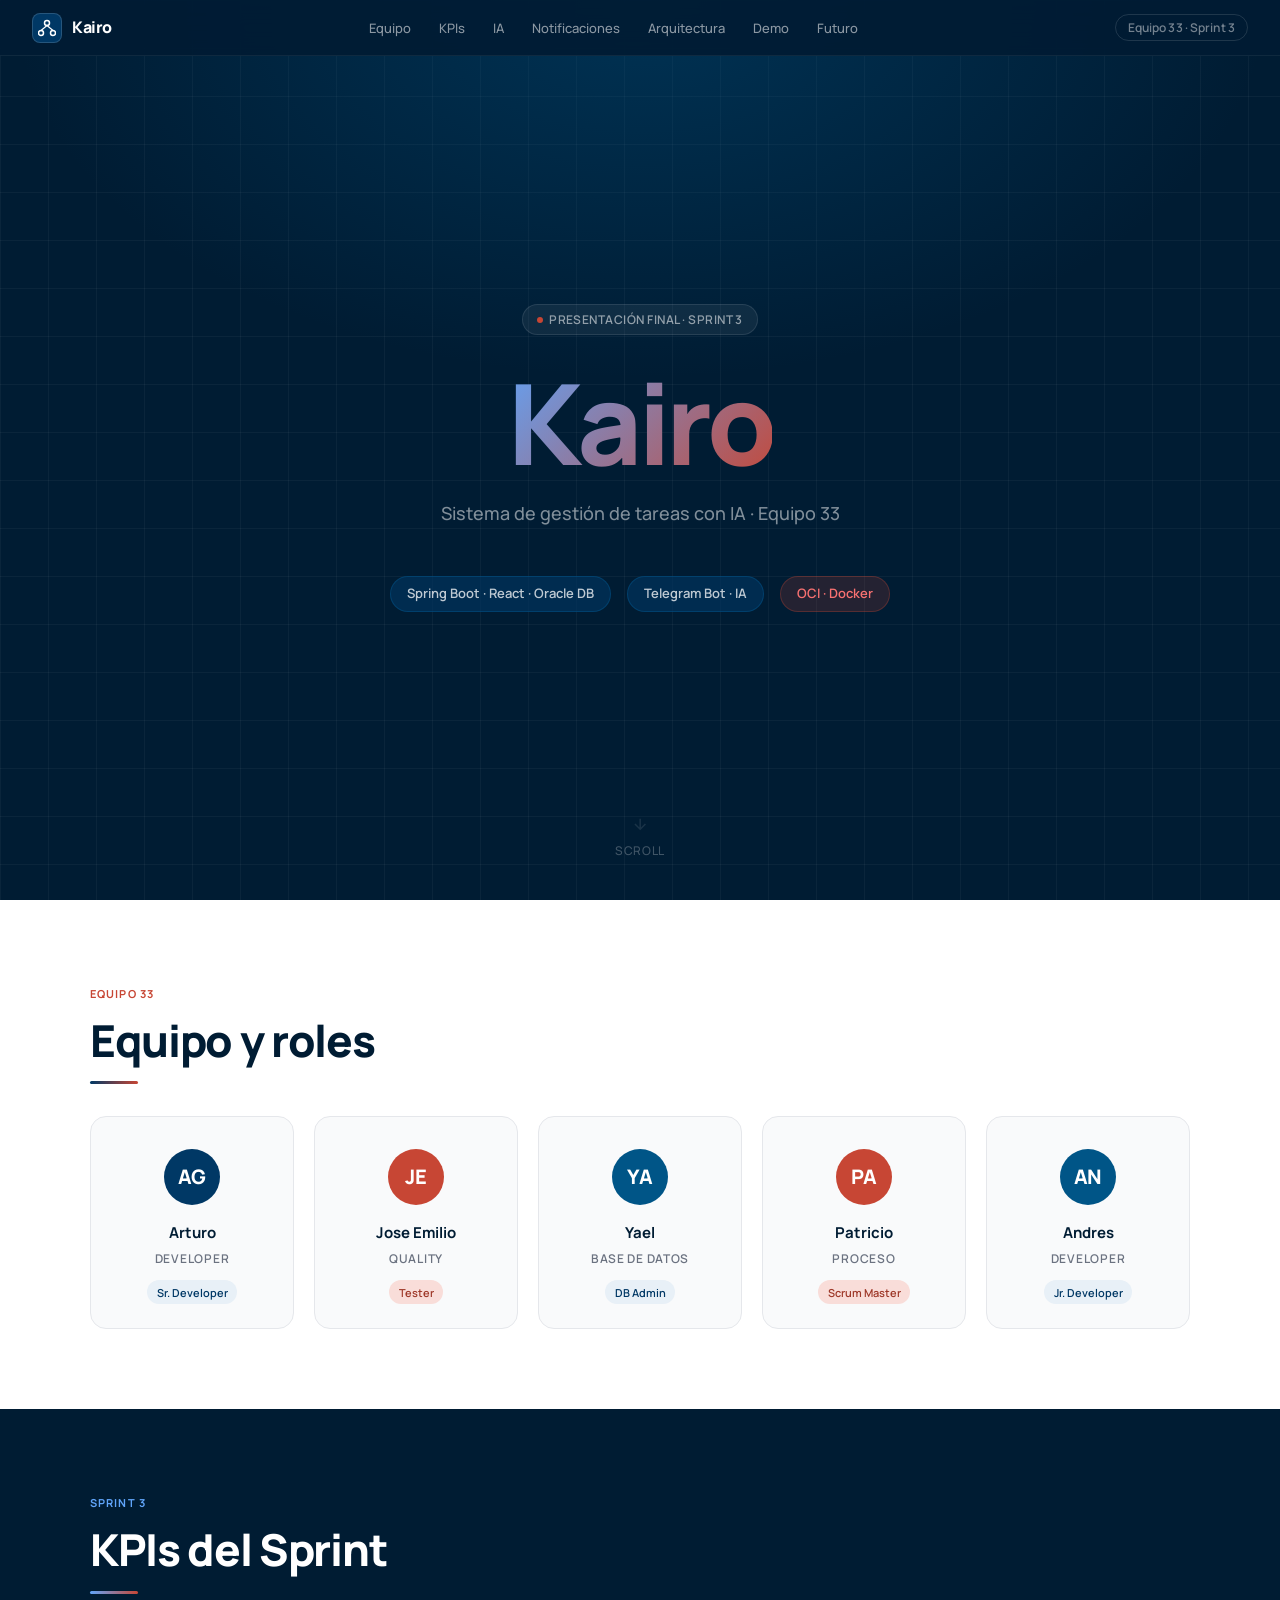
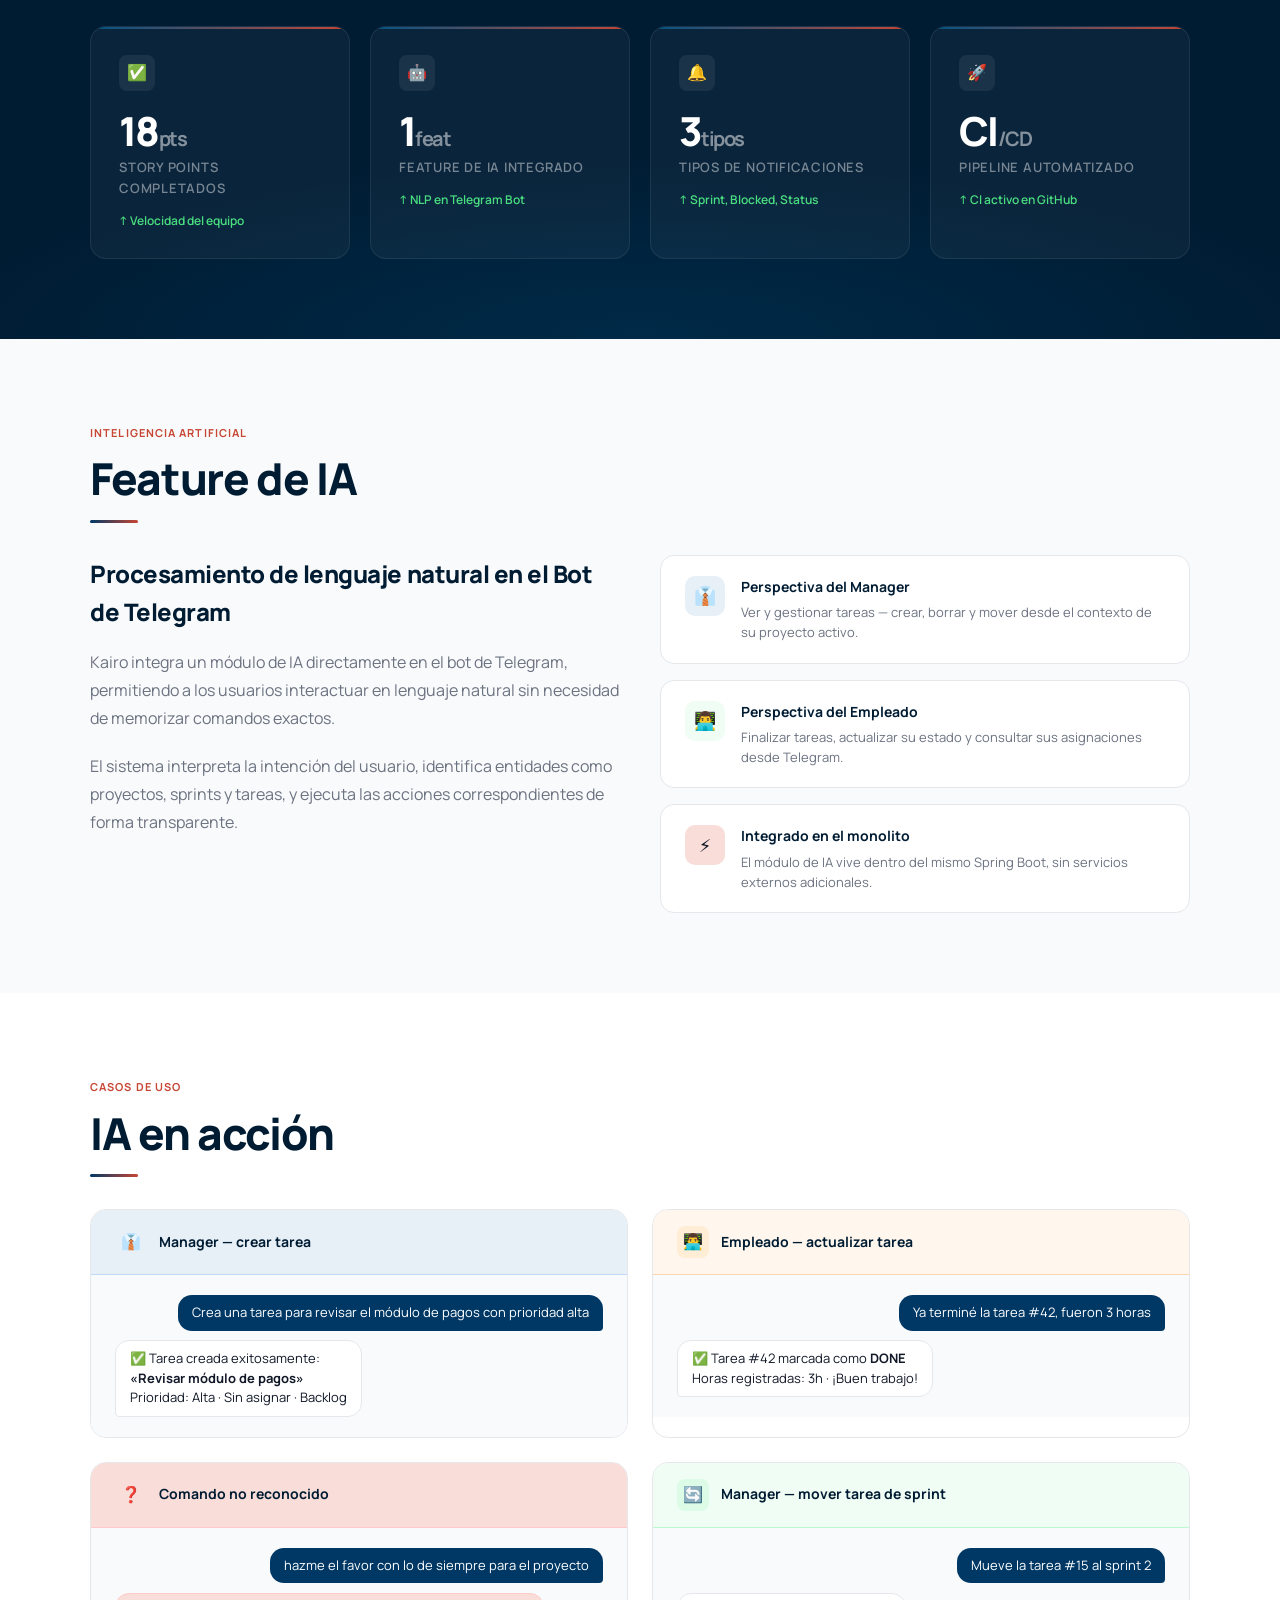
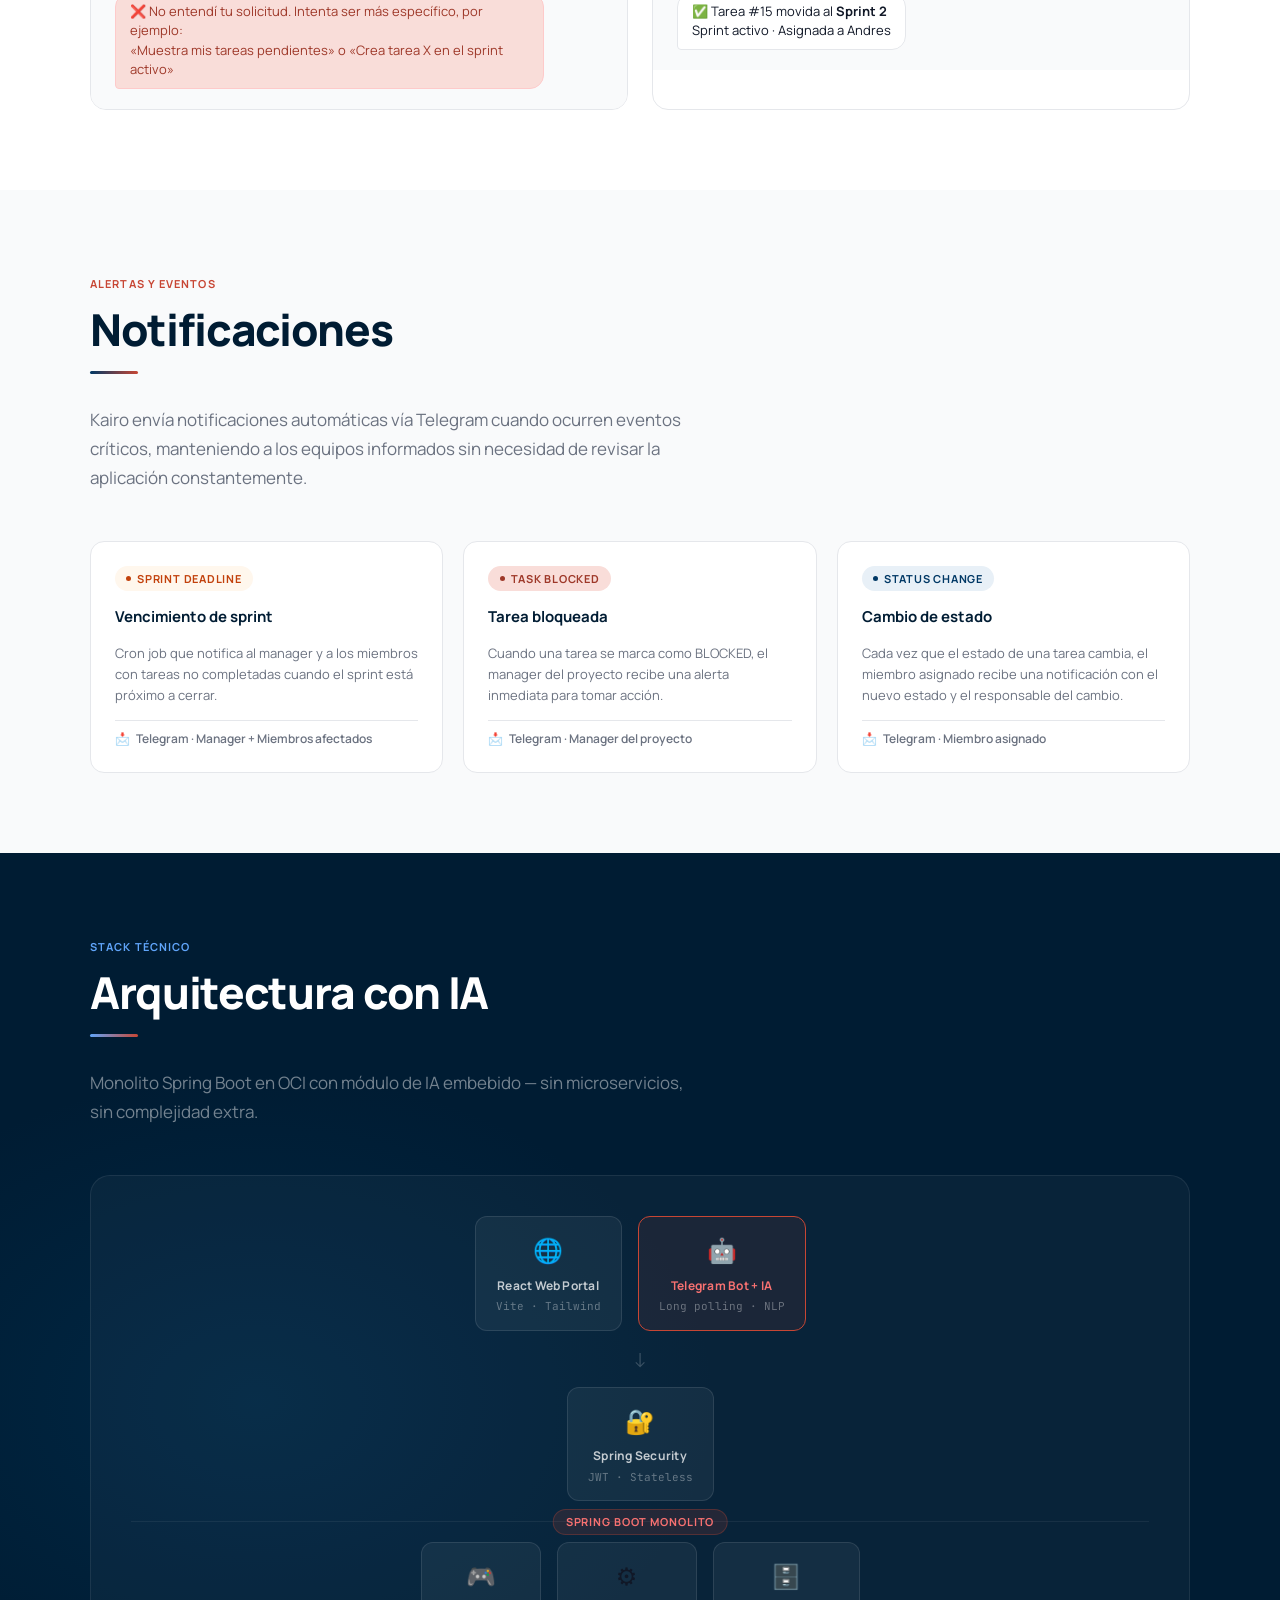
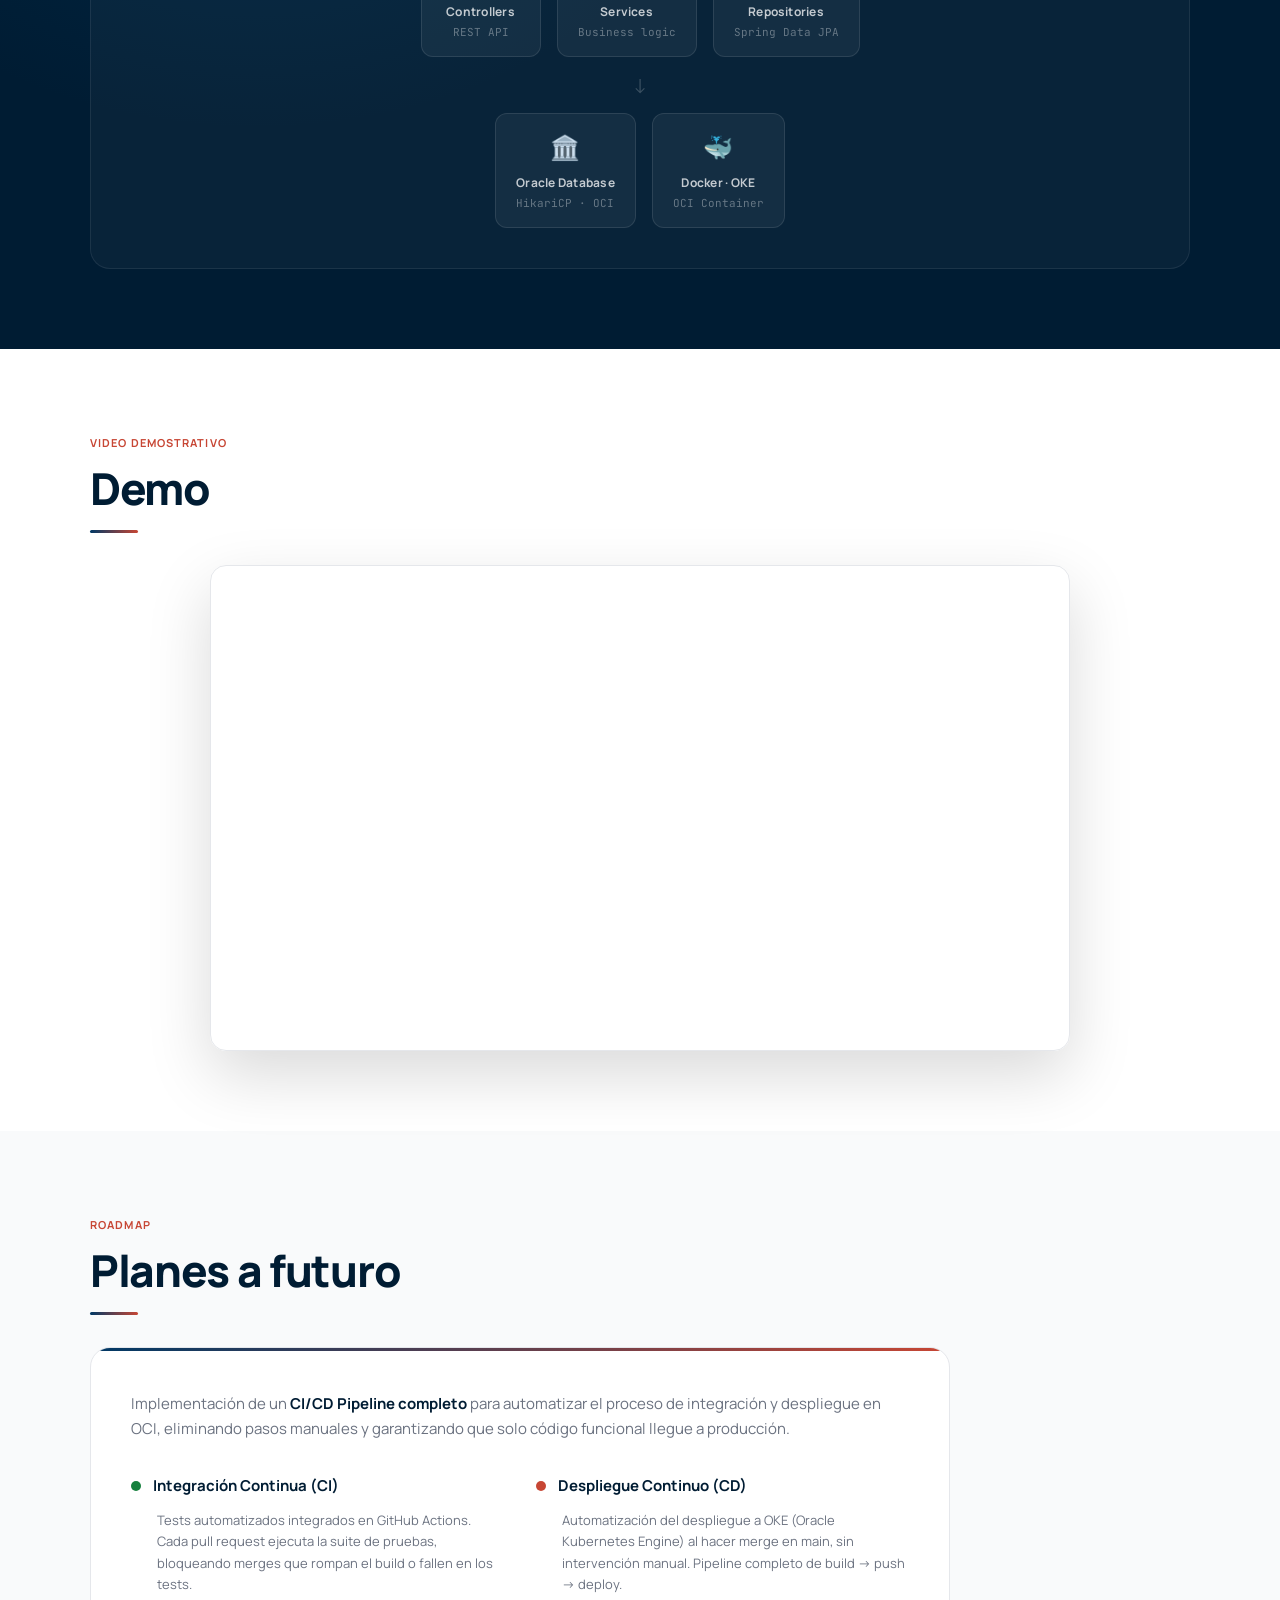
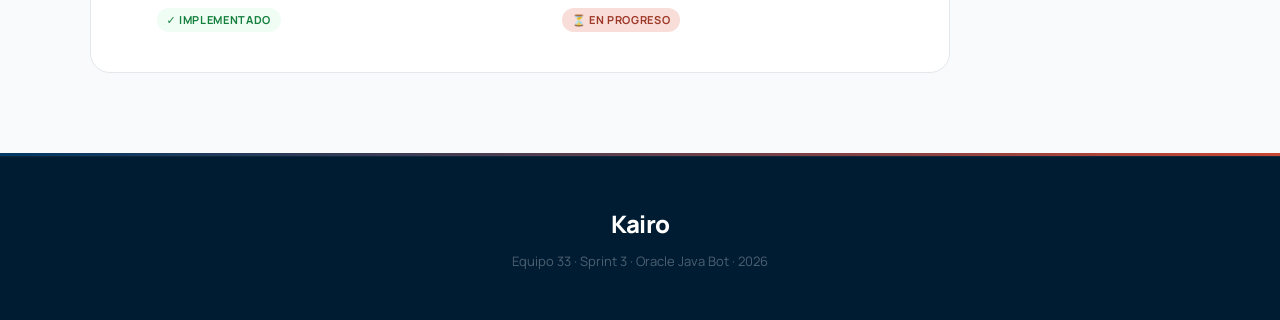
<file: presentation.html>
<!DOCTYPE html>
<html lang="es">
<head>
  <meta charset="UTF-8" />
  <meta name="viewport" content="width=device-width, initial-scale=1.0" />
  <title>Kairo — Equipo 33 · Sprint 3</title>
  <link rel="preconnect" href="https://fonts.googleapis.com" />
  <link rel="preconnect" href="https://fonts.gstatic.com" crossorigin />
  <link href="https://fonts.googleapis.com/css2?family=Manrope:wght@400;500;600;700;800;900&family=JetBrains+Mono:wght@400;500&display=swap" rel="stylesheet" />
  <style>
    *, *::before, *::after { box-sizing: border-box; margin: 0; padding: 0; }

    :root {
      --navy:        #003865;
      --navy-mid:    #005587;
      --navy-light:  #E8F0F7;
      --navy-deep:   #001C33;
      --oracle:      #C74634;
      --oracle-dark: #9E3829;
      --oracle-light:#F9DDD9;
      --text-primary:#111827;
      --text-secondary:#6B7280;
      --border:      #E5E7EB;
      --bg-page:     #F9FAFB;
      --bg-card:     #FFFFFF;
    }

    html { scroll-behavior: smooth; }

    body {
      font-family: 'Manrope', system-ui, sans-serif;
      color: var(--text-primary);
      background: var(--bg-page);
      line-height: 1.6;
    }

    /* ── NAV ─────────────────────────────────────────────────────────── */
    nav {
      position: fixed;
      top: 0; left: 0; right: 0;
      z-index: 100;
      background: rgba(0, 28, 51, 0.92);
      backdrop-filter: blur(12px);
      -webkit-backdrop-filter: blur(12px);
      border-bottom: 1px solid rgba(255,255,255,0.06);
      display: flex;
      align-items: center;
      justify-content: space-between;
      padding: 0 2rem;
      height: 56px;
    }

    .nav-logo {
      display: flex;
      align-items: center;
      gap: 10px;
      text-decoration: none;
    }

    .nav-mark {
      width: 30px; height: 30px;
      background: var(--navy);
      border: 1.5px solid rgba(255,255,255,0.15);
      border-radius: 8px;
      display: flex; align-items: center; justify-content: center;
    }

    .nav-mark svg { width: 18px; height: 18px; }

    .nav-wordmark {
      font-size: 1rem;
      font-weight: 800;
      color: #fff;
      letter-spacing: -0.03em;
    }

    .nav-links {
      display: flex;
      gap: 0.25rem;
      list-style: none;
    }

    .nav-links a {
      color: rgba(255,255,255,0.55);
      text-decoration: none;
      font-size: 0.8125rem;
      font-weight: 500;
      padding: 0.35rem 0.75rem;
      border-radius: 6px;
      transition: color 0.15s, background 0.15s;
    }

    .nav-links a:hover {
      color: #fff;
      background: rgba(255,255,255,0.07);
    }

    .nav-badge {
      font-size: 0.75rem;
      font-weight: 600;
      color: rgba(255,255,255,0.45);
      border: 1px solid rgba(255,255,255,0.12);
      border-radius: 20px;
      padding: 0.2rem 0.75rem;
      letter-spacing: 0.01em;
    }

    /* ── ACCENT BAR ──────────────────────────────────────────────────── */
    .accent-bar {
      height: 3px;
      background: linear-gradient(90deg, var(--navy) 0%, var(--oracle) 100%);
    }

    /* ── HERO ────────────────────────────────────────────────────────── */
    #hero {
      min-height: 100vh;
      background: var(--navy-deep);
      background-image:
        radial-gradient(ellipse 70% 60% at 50% 0%, rgba(0,85,135,0.4) 0%, transparent 70%),
        linear-gradient(rgba(255,255,255,0.04) 1px, transparent 1px),
        linear-gradient(90deg, rgba(255,255,255,0.04) 1px, transparent 1px);
      background-size: 100% 100%, 48px 48px, 48px 48px;
      display: flex;
      flex-direction: column;
      align-items: center;
      justify-content: center;
      text-align: center;
      padding: 5rem 2rem 4rem;
      position: relative;
      overflow: hidden;
    }

    .hero-chip {
      display: inline-flex;
      align-items: center;
      gap: 6px;
      font-size: 0.75rem;
      font-weight: 600;
      color: rgba(255,255,255,0.55);
      background: rgba(255,255,255,0.06);
      border: 1px solid rgba(255,255,255,0.1);
      border-radius: 20px;
      padding: 0.3rem 0.9rem;
      margin-bottom: 2rem;
      letter-spacing: 0.04em;
      text-transform: uppercase;
    }

    .hero-chip span {
      width: 6px; height: 6px;
      background: var(--oracle);
      border-radius: 50%;
    }

    .hero-title {
      font-size: clamp(3.5rem, 9vw, 7rem);
      font-weight: 900;
      color: #fff;
      letter-spacing: -0.04em;
      line-height: 1;
      margin-bottom: 1.25rem;
    }

    .hero-title em {
      font-style: normal;
      background: linear-gradient(135deg, #60A5FA 0%, var(--oracle) 100%);
      -webkit-background-clip: text;
      -webkit-text-fill-color: transparent;
      background-clip: text;
    }

    .hero-sub {
      font-size: 1.125rem;
      color: rgba(255,255,255,0.5);
      font-weight: 500;
      margin-bottom: 3rem;
    }

    .hero-meta {
      display: flex;
      gap: 1rem;
      align-items: center;
      justify-content: center;
      flex-wrap: wrap;
    }

    .hero-pill {
      font-size: 0.8125rem;
      font-weight: 600;
      padding: 0.4rem 1rem;
      border-radius: 20px;
    }

    .hero-pill.navy {
      background: rgba(0,56,101,0.6);
      color: rgba(255,255,255,0.75);
      border: 1px solid rgba(0,85,135,0.5);
    }

    .hero-pill.oracle {
      background: rgba(199,70,52,0.18);
      color: #F87171;
      border: 1px solid rgba(199,70,52,0.3);
    }

    .hero-scroll {
      position: absolute;
      bottom: 2.5rem;
      left: 50%;
      transform: translateX(-50%);
      display: flex;
      flex-direction: column;
      align-items: center;
      gap: 0.5rem;
      color: rgba(255,255,255,0.25);
      font-size: 0.75rem;
      font-weight: 500;
      letter-spacing: 0.05em;
      text-transform: uppercase;
      animation: bounce 2s ease-in-out infinite;
    }

    .hero-scroll svg { width: 18px; height: 18px; opacity: 0.4; }

    @keyframes bounce {
      0%, 100% { transform: translateX(-50%) translateY(0); }
      50% { transform: translateX(-50%) translateY(6px); }
    }

    /* ── SECTION BASE ────────────────────────────────────────────────── */
    section {
      padding: 5rem 2rem;
    }

    .section-inner {
      max-width: 1100px;
      margin: 0 auto;
    }

    .section-label {
      display: inline-block;
      font-size: 0.6875rem;
      font-weight: 700;
      letter-spacing: 0.1em;
      text-transform: uppercase;
      color: var(--oracle);
      margin-bottom: 0.75rem;
    }

    .section-title {
      font-size: clamp(1.75rem, 4vw, 2.75rem);
      font-weight: 800;
      letter-spacing: -0.03em;
      line-height: 1.15;
      color: var(--navy-deep);
      margin-bottom: 1rem;
    }

    .section-desc {
      font-size: 1.0625rem;
      color: var(--text-secondary);
      max-width: 600px;
      margin-bottom: 3rem;
      line-height: 1.7;
    }

    /* ── TEAM ────────────────────────────────────────────────────────── */
    #equipo { background: var(--bg-card); }

    .team-grid {
      display: grid;
      grid-template-columns: repeat(auto-fit, minmax(180px, 1fr));
      gap: 1.25rem;
    }

    .team-card {
      background: var(--bg-page);
      border: 1px solid var(--border);
      border-radius: 16px;
      padding: 2rem 1.25rem 1.5rem;
      display: flex;
      flex-direction: column;
      align-items: center;
      text-align: center;
      transition: box-shadow 0.2s, transform 0.2s;
    }

    .team-card:hover {
      box-shadow: 0 8px 24px rgba(0,0,0,0.08);
      transform: translateY(-3px);
    }

    .team-avatar {
      width: 56px; height: 56px;
      border-radius: 50%;
      background: var(--navy);
      display: flex; align-items: center; justify-content: center;
      font-size: 1.25rem;
      font-weight: 800;
      color: #fff;
      margin-bottom: 1rem;
      letter-spacing: -0.02em;
    }

    .team-avatar.oracle { background: var(--oracle); }
    .team-avatar.mid    { background: var(--navy-mid); }

    .team-name {
      font-size: 0.9375rem;
      font-weight: 700;
      color: var(--navy-deep);
      margin-bottom: 0.25rem;
    }

    .team-role {
      font-size: 0.75rem;
      font-weight: 600;
      color: var(--text-secondary);
      text-transform: uppercase;
      letter-spacing: 0.06em;
    }

    .team-role-badge {
      margin-top: 0.75rem;
      display: inline-block;
      font-size: 0.6875rem;
      font-weight: 600;
      padding: 0.2rem 0.6rem;
      border-radius: 20px;
      background: var(--navy-light);
      color: var(--navy);
    }

    .team-role-badge.sm { background: var(--oracle-light); color: var(--oracle-dark); }

    /* ── KPIs ────────────────────────────────────────────────────────── */
    #kpis {
      background: var(--navy-deep);
      background-image: radial-gradient(ellipse 80% 50% at 50% 100%, rgba(0,85,135,0.25) 0%, transparent 70%);
    }

    #kpis .section-title { color: #fff; }
    #kpis .section-label { color: #60A5FA; }
    #kpis .section-desc { color: rgba(255,255,255,0.45); }

    .kpi-grid {
      display: grid;
      grid-template-columns: repeat(auto-fit, minmax(220px, 1fr));
      gap: 1.25rem;
    }

    .kpi-card {
      background: rgba(255,255,255,0.04);
      border: 1px solid rgba(255,255,255,0.08);
      border-radius: 16px;
      padding: 1.75rem;
      position: relative;
      overflow: hidden;
      transition: background 0.2s, border-color 0.2s;
    }

    .kpi-card:hover {
      background: rgba(255,255,255,0.07);
      border-color: rgba(255,255,255,0.14);
    }

    .kpi-card::before {
      content: '';
      position: absolute;
      top: 0; left: 0; right: 0;
      height: 2px;
      background: linear-gradient(90deg, var(--navy-mid), var(--oracle));
    }

    .kpi-icon {
      width: 36px; height: 36px;
      border-radius: 8px;
      background: rgba(255,255,255,0.07);
      display: flex; align-items: center; justify-content: center;
      margin-bottom: 1.25rem;
      font-size: 1rem;
    }

    .kpi-value {
      font-size: 2.5rem;
      font-weight: 900;
      color: #fff;
      letter-spacing: -0.04em;
      line-height: 1;
      margin-bottom: 0.4rem;
    }

    .kpi-value span {
      font-size: 1.25rem;
      font-weight: 700;
      color: rgba(255,255,255,0.5);
    }

    .kpi-label {
      font-size: 0.8125rem;
      font-weight: 600;
      color: rgba(255,255,255,0.45);
      text-transform: uppercase;
      letter-spacing: 0.06em;
    }

    .kpi-delta {
      margin-top: 0.75rem;
      font-size: 0.75rem;
      font-weight: 600;
      color: #4ADE80;
      display: flex; align-items: center; gap: 4px;
    }

    /* ── AI FEATURE ──────────────────────────────────────────────────── */
    #ai-feature { background: var(--bg-page); }

    .ai-grid {
      display: grid;
      grid-template-columns: 1fr 1fr;
      gap: 2.5rem;
      align-items: start;
    }

    @media (max-width: 760px) {
      .ai-grid { grid-template-columns: 1fr; }
    }

    .ai-text h3 {
      font-size: 1.5rem;
      font-weight: 800;
      color: var(--navy-deep);
      letter-spacing: -0.02em;
      margin-bottom: 1rem;
    }

    .ai-text p {
      color: var(--text-secondary);
      line-height: 1.75;
      margin-bottom: 1.25rem;
    }

    .ai-cards {
      display: flex;
      flex-direction: column;
      gap: 1rem;
    }

    .ai-card {
      background: var(--bg-card);
      border: 1px solid var(--border);
      border-radius: 14px;
      padding: 1.25rem 1.5rem;
      display: flex;
      align-items: flex-start;
      gap: 1rem;
      transition: box-shadow 0.2s;
    }

    .ai-card:hover { box-shadow: 0 4px 16px rgba(0,0,0,0.06); }

    .ai-card-icon {
      width: 40px; height: 40px; flex-shrink: 0;
      border-radius: 10px;
      display: flex; align-items: center; justify-content: center;
      font-size: 1.125rem;
    }

    .ai-card-icon.navy { background: var(--navy-light); }
    .ai-card-icon.oracle { background: var(--oracle-light); }
    .ai-card-icon.green { background: #F0FDF4; }

    .ai-card-body h4 {
      font-size: 0.875rem;
      font-weight: 700;
      color: var(--navy-deep);
      margin-bottom: 0.25rem;
    }

    .ai-card-body p {
      font-size: 0.8125rem;
      color: var(--text-secondary);
      line-height: 1.55;
    }

    /* ── USE CASES ───────────────────────────────────────────────────── */
    #casos { background: var(--bg-card); }

    .use-case-grid {
      display: grid;
      grid-template-columns: 1fr 1fr;
      gap: 1.5rem;
    }

    @media (max-width: 760px) {
      .use-case-grid { grid-template-columns: 1fr; }
    }

    .use-case-card {
      border-radius: 16px;
      overflow: hidden;
      border: 1px solid var(--border);
    }

    .uc-header {
      padding: 1rem 1.5rem;
      display: flex;
      align-items: center;
      gap: 0.75rem;
    }

    .uc-header.success { background: #F0FDF4; border-bottom: 1px solid #BBF7D0; }
    .uc-header.error   { background: var(--oracle-light); border-bottom: 1px solid #FECACA; }
    .uc-header.manager { background: var(--navy-light); border-bottom: 1px solid #BFDBFE; }
    .uc-header.employee{ background: #FFF7ED; border-bottom: 1px solid #FED7AA; }

    .uc-icon {
      width: 32px; height: 32px;
      border-radius: 8px;
      display: flex; align-items: center; justify-content: center;
      font-size: 1rem;
    }

    .uc-icon.success { background: #DCFCE7; }
    .uc-icon.error   { background: var(--oracle-light); }
    .uc-icon.manager { background: var(--navy-light); }
    .uc-icon.employee{ background: #FFEDD5; }

    .uc-title {
      font-size: 0.875rem;
      font-weight: 700;
      color: var(--navy-deep);
    }

    .uc-body {
      padding: 1.25rem 1.5rem;
      background: var(--bg-page);
    }

    .chat-bubble {
      display: flex;
      flex-direction: column;
      gap: 0.6rem;
    }

    .bubble {
      display: inline-block;
      padding: 0.5rem 0.875rem;
      border-radius: 14px;
      font-size: 0.8125rem;
      line-height: 1.5;
      max-width: 88%;
    }

    .bubble.user {
      background: var(--navy);
      color: #fff;
      align-self: flex-end;
      border-bottom-right-radius: 4px;
    }

    .bubble.bot {
      background: var(--bg-card);
      color: var(--text-primary);
      border: 1px solid var(--border);
      border-bottom-left-radius: 4px;
      align-self: flex-start;
    }

    .bubble.error-bot {
      background: var(--oracle-light);
      color: var(--oracle-dark);
      border: 1px solid #FECACA;
      border-bottom-left-radius: 4px;
      align-self: flex-start;
    }

    .bubble-row { display: flex; flex-direction: column; }

    /* ── NOTIFICATIONS ───────────────────────────────────────────────── */
    #notificaciones { background: var(--bg-page); }

    .notif-grid {
      display: grid;
      grid-template-columns: repeat(auto-fit, minmax(260px, 1fr));
      gap: 1.25rem;
    }

    .notif-card {
      background: var(--bg-card);
      border: 1px solid var(--border);
      border-radius: 14px;
      padding: 1.5rem;
      display: flex;
      flex-direction: column;
      gap: 0.875rem;
      transition: box-shadow 0.2s;
    }

    .notif-card:hover { box-shadow: 0 4px 16px rgba(0,0,0,0.06); }

    .notif-badge {
      display: inline-flex;
      align-items: center;
      gap: 6px;
      font-size: 0.6875rem;
      font-weight: 700;
      letter-spacing: 0.07em;
      text-transform: uppercase;
      padding: 0.25rem 0.7rem;
      border-radius: 20px;
      width: fit-content;
    }

    .notif-badge.deadline { background: #FFF7ED; color: #C2410C; }
    .notif-badge.blocked  { background: var(--oracle-light); color: var(--oracle-dark); }
    .notif-badge.change   { background: var(--navy-light); color: var(--navy); }

    .notif-badge::before {
      content: '';
      width: 5px; height: 5px;
      border-radius: 50%;
      background: currentColor;
    }

    .notif-card h4 {
      font-size: 0.9375rem;
      font-weight: 700;
      color: var(--navy-deep);
    }

    .notif-card p {
      font-size: 0.8125rem;
      color: var(--text-secondary);
      line-height: 1.6;
    }

    .notif-card .channel {
      display: flex;
      align-items: center;
      gap: 6px;
      font-size: 0.75rem;
      font-weight: 600;
      color: var(--text-secondary);
      padding-top: 0.5rem;
      border-top: 1px solid var(--border);
    }

    /* ── ARCHITECTURE ────────────────────────────────────────────────── */
    #arquitectura {
      background: var(--navy-deep);
      background-image: radial-gradient(ellipse 60% 50% at 20% 50%, rgba(0,85,135,0.2) 0%, transparent 60%);
    }

    #arquitectura .section-title { color: #fff; }
    #arquitectura .section-label { color: #60A5FA; }
    #arquitectura .section-desc { color: rgba(255,255,255,0.45); }

    .arch-diagram {
      background: rgba(255,255,255,0.03);
      border: 1px solid rgba(255,255,255,0.08);
      border-radius: 20px;
      padding: 2.5rem;
      display: flex;
      flex-direction: column;
      gap: 0;
      align-items: center;
    }

    .arch-layer {
      display: flex;
      gap: 1rem;
      align-items: center;
      justify-content: center;
      flex-wrap: wrap;
    }

    .arch-box {
      background: rgba(255,255,255,0.05);
      border: 1px solid rgba(255,255,255,0.1);
      border-radius: 12px;
      padding: 0.875rem 1.25rem;
      text-align: center;
      min-width: 120px;
      transition: background 0.2s;
    }

    .arch-box:hover { background: rgba(255,255,255,0.09); }

    .arch-box.highlight {
      border-color: var(--oracle);
      background: rgba(199,70,52,0.1);
    }

    .arch-box.highlight .arch-box-label { color: #F87171; }

    .arch-box-icon { font-size: 1.5rem; margin-bottom: 0.4rem; }

    .arch-box-label {
      font-size: 0.75rem;
      font-weight: 700;
      color: rgba(255,255,255,0.75);
      letter-spacing: 0.02em;
    }

    .arch-box-sub {
      font-size: 0.6875rem;
      color: rgba(255,255,255,0.35);
      margin-top: 0.2rem;
      font-family: 'JetBrains Mono', monospace;
    }

    .arch-arrow {
      display: flex;
      align-items: center;
      justify-content: center;
      padding: 0.75rem 0;
      color: rgba(255,255,255,0.2);
      font-size: 1.25rem;
    }

    .arch-divider {
      width: 100%;
      height: 1px;
      background: rgba(255,255,255,0.06);
      margin: 1.25rem 0;
      position: relative;
    }

    .arch-divider span {
      position: absolute;
      top: 50%; left: 50%;
      transform: translate(-50%, -50%);
      background: rgba(199,70,52,0.15);
      border: 1px solid rgba(199,70,52,0.3);
      color: #F87171;
      font-size: 0.6875rem;
      font-weight: 700;
      letter-spacing: 0.08em;
      text-transform: uppercase;
      padding: 0.2rem 0.75rem;
      border-radius: 20px;
    }

    /* ── DEMO ────────────────────────────────────────────────────────── */
    #demo { background: var(--bg-card); }

    .demo-wrapper {
      max-width: 860px;
      margin: 0 auto;
    }

    .video-container {
      position: relative;
      padding-bottom: 56.25%;
      height: 0;
      border-radius: 16px;
      overflow: hidden;
      box-shadow: 0 24px 64px rgba(0,0,0,0.15);
      border: 1px solid var(--border);
    }

    .video-container iframe {
      position: absolute;
      top: 0; left: 0;
      width: 100%; height: 100%;
    }

    /* ── FUTURE ──────────────────────────────────────────────────────── */
    #futuro { background: var(--bg-page); }

    .future-card {
      background: var(--bg-card);
      border: 1px solid var(--border);
      border-radius: 20px;
      overflow: hidden;
      max-width: 860px;
    }

    .future-card-header {
      height: 3px;
      background: linear-gradient(90deg, var(--navy) 0%, var(--oracle) 100%);
    }

    .future-card-body {
      padding: 2.5rem;
    }

    .future-phases {
      display: grid;
      grid-template-columns: 1fr 1fr;
      gap: 2rem;
      margin-top: 2rem;
    }

    @media (max-width: 640px) {
      .future-phases { grid-template-columns: 1fr; }
    }

    .phase {
      display: flex;
      flex-direction: column;
      gap: 0.75rem;
    }

    .phase-header {
      display: flex;
      align-items: center;
      gap: 0.75rem;
    }

    .phase-dot {
      width: 10px; height: 10px;
      border-radius: 50%;
      flex-shrink: 0;
    }

    .phase-dot.done   { background: #15803D; }
    .phase-dot.pending{ background: var(--oracle); }

    .phase h4 {
      font-size: 0.9375rem;
      font-weight: 700;
      color: var(--navy-deep);
    }

    .phase p {
      font-size: 0.8125rem;
      color: var(--text-secondary);
      line-height: 1.65;
      padding-left: 1.625rem;
    }

    .phase-status {
      display: inline-flex;
      align-items: center;
      gap: 5px;
      font-size: 0.6875rem;
      font-weight: 700;
      letter-spacing: 0.06em;
      text-transform: uppercase;
      padding: 0.2rem 0.6rem;
      border-radius: 20px;
      margin-left: 1.625rem;
      width: fit-content;
    }

    .phase-status.done   { background: #F0FDF4; color: #15803D; }
    .phase-status.pending{ background: var(--oracle-light); color: var(--oracle-dark); }

    /* ── FOOTER ──────────────────────────────────────────────────────── */
    footer {
      background: var(--navy-deep);
      padding: 3rem 2rem;
      text-align: center;
      border-top: 1px solid rgba(255,255,255,0.05);
    }

    .footer-logo {
      font-size: 1.5rem;
      font-weight: 900;
      color: #fff;
      letter-spacing: -0.04em;
      margin-bottom: 0.5rem;
    }

    .footer-sub {
      font-size: 0.8125rem;
      color: rgba(255,255,255,0.3);
    }

    /* ── DIVIDER ─────────────────────────────────────────────────────── */
    .section-divider {
      width: 48px;
      height: 3px;
      background: linear-gradient(90deg, var(--navy), var(--oracle));
      border-radius: 2px;
      margin: 0.75rem 0 2rem;
    }

    /* ── RESPONSIVE NAV ──────────────────────────────────────────────── */
    @media (max-width: 640px) {
      .nav-links { display: none; }
      nav { padding: 0 1.25rem; }
    }
  </style>
</head>
<body>

  <!-- NAV -->
  <nav>
    <a href="#hero" class="nav-logo">
      <div class="nav-mark">
        <svg viewBox="0 0 18 18" fill="none" xmlns="http://www.w3.org/2000/svg">
          <circle cx="9" cy="4" r="2.5" stroke="white" stroke-width="1.5"/>
          <circle cx="3" cy="14" r="2.5" stroke="white" stroke-width="1.5"/>
          <circle cx="15" cy="14" r="2.5" stroke="white" stroke-width="1.5"/>
          <line x1="9" y1="6.5" x2="3" y2="11.5" stroke="white" stroke-width="1.2" stroke-linecap="round"/>
          <line x1="9" y1="6.5" x2="15" y2="11.5" stroke="white" stroke-width="1.2" stroke-linecap="round"/>
        </svg>
      </div>
      <span class="nav-wordmark">Kairo</span>
    </a>
    <ul class="nav-links">
      <li><a href="#equipo">Equipo</a></li>
      <li><a href="#kpis">KPIs</a></li>
      <li><a href="#ai-feature">IA</a></li>
      <li><a href="#notificaciones">Notificaciones</a></li>
      <li><a href="#arquitectura">Arquitectura</a></li>
      <li><a href="#demo">Demo</a></li>
      <li><a href="#futuro">Futuro</a></li>
    </ul>
    <span class="nav-badge">Equipo 33 · Sprint 3</span>
  </nav>

  <!-- HERO -->
  <section id="hero">
    <div class="hero-chip"><span></span>Presentación final · Sprint 3</div>
    <h1 class="hero-title"><em>Kairo</em></h1>
    <p class="hero-sub">Sistema de gestión de tareas con IA · Equipo 33</p>
    <div class="hero-meta">
      <span class="hero-pill navy">Spring Boot · React · Oracle DB</span>
      <span class="hero-pill navy">Telegram Bot · IA</span>
      <span class="hero-pill oracle">OCI · Docker</span>
    </div>
    <div class="hero-scroll">
      <svg viewBox="0 0 24 24" fill="none" stroke="currentColor" stroke-width="2">
        <path d="M12 5v14M5 12l7 7 7-7"/>
      </svg>
      Scroll
    </div>
  </section>

  <!-- EQUIPO -->
  <section id="equipo">
    <div class="section-inner">
      <span class="section-label">Equipo 33</span>
      <h2 class="section-title">Equipo y roles</h2>
      <div class="section-divider"></div>
      <div class="team-grid">
        <div class="team-card">
          <div class="team-avatar">AG</div>
          <div class="team-name">Arturo</div>
          <div class="team-role">Developer</div>
          <span class="team-role-badge">Sr. Developer</span>
        </div>
        <div class="team-card">
          <div class="team-avatar oracle">JE</div>
          <div class="team-name">Jose Emilio</div>
          <div class="team-role">Quality</div>
          <span class="team-role-badge sm">Tester</span>
        </div>
        <div class="team-card">
          <div class="team-avatar mid">YA</div>
          <div class="team-name">Yael</div>
          <div class="team-role">Base de datos</div>
          <span class="team-role-badge">DB Admin</span>
        </div>
        <div class="team-card">
          <div class="team-avatar oracle">PA</div>
          <div class="team-name">Patricio</div>
          <div class="team-role">Proceso</div>
          <span class="team-role-badge sm">Scrum Master</span>
        </div>
        <div class="team-card">
          <div class="team-avatar mid">AN</div>
          <div class="team-name">Andres</div>
          <div class="team-role">Developer</div>
          <span class="team-role-badge">Jr. Developer</span>
        </div>
      </div>
    </div>
  </section>

  <!-- KPIs -->
  <section id="kpis">
    <div class="section-inner">
      <span class="section-label">Sprint 3</span>
      <h2 class="section-title">KPIs del Sprint</h2>
      <div class="section-divider" style="background: linear-gradient(90deg, #60A5FA, var(--oracle));"></div>
      <div class="kpi-grid">
        <div class="kpi-card">
          <div class="kpi-icon">✅</div>
          <div class="kpi-value">18<span>pts</span></div>
          <div class="kpi-label">Story points completados</div>
          <div class="kpi-delta">↑ Velocidad del equipo</div>
        </div>
        <div class="kpi-card">
          <div class="kpi-icon">🤖</div>
          <div class="kpi-value">1<span>feat</span></div>
          <div class="kpi-label">Feature de IA integrado</div>
          <div class="kpi-delta">↑ NLP en Telegram Bot</div>
        </div>
        <div class="kpi-card">
          <div class="kpi-icon">🔔</div>
          <div class="kpi-value">3<span>tipos</span></div>
          <div class="kpi-label">Tipos de notificaciones</div>
          <div class="kpi-delta">↑ Sprint, Blocked, Status</div>
        </div>
        <div class="kpi-card">
          <div class="kpi-icon">🚀</div>
          <div class="kpi-value">CI<span>/CD</span></div>
          <div class="kpi-label">Pipeline automatizado</div>
          <div class="kpi-delta">↑ CI activo en GitHub</div>
        </div>
      </div>
    </div>
  </section>

  <!-- AI FEATURE -->
  <section id="ai-feature">
    <div class="section-inner">
      <span class="section-label">Inteligencia Artificial</span>
      <h2 class="section-title">Feature de IA</h2>
      <div class="section-divider"></div>
      <div class="ai-grid">
        <div class="ai-text">
          <h3>Procesamiento de lenguaje natural en el Bot de Telegram</h3>
          <p>
            Kairo integra un módulo de IA directamente en el bot de Telegram, permitiendo a los usuarios
            interactuar en lenguaje natural sin necesidad de memorizar comandos exactos.
          </p>
          <p>
            El sistema interpreta la intención del usuario, identifica entidades como proyectos, sprints
            y tareas, y ejecuta las acciones correspondientes de forma transparente.
          </p>
        </div>
        <div class="ai-cards">
          <div class="ai-card">
            <div class="ai-card-icon navy">👔</div>
            <div class="ai-card-body">
              <h4>Perspectiva del Manager</h4>
              <p>Ver y gestionar tareas — crear, borrar y mover desde el contexto de su proyecto activo.</p>
            </div>
          </div>
          <div class="ai-card">
            <div class="ai-card-icon green">👨‍💻</div>
            <div class="ai-card-body">
              <h4>Perspectiva del Empleado</h4>
              <p>Finalizar tareas, actualizar su estado y consultar sus asignaciones desde Telegram.</p>
            </div>
          </div>
          <div class="ai-card">
            <div class="ai-card-icon oracle">⚡</div>
            <div class="ai-card-body">
              <h4>Integrado en el monolito</h4>
              <p>El módulo de IA vive dentro del mismo Spring Boot, sin servicios externos adicionales.</p>
            </div>
          </div>
        </div>
      </div>
    </div>
  </section>

  <!-- CASOS DE USO IA -->
  <section id="casos">
    <div class="section-inner">
      <span class="section-label">Casos de uso</span>
      <h2 class="section-title">IA en acción</h2>
      <div class="section-divider"></div>
      <div class="use-case-grid">

        <!-- Caso: Manager exitoso -->
        <div class="use-case-card">
          <div class="uc-header manager">
            <div class="uc-icon manager">👔</div>
            <div class="uc-title">Manager — crear tarea</div>
          </div>
          <div class="uc-body">
            <div class="chat-bubble">
              <div class="bubble-row" style="align-items: flex-end;">
                <div class="bubble user">Crea una tarea para revisar el módulo de pagos con prioridad alta</div>
              </div>
              <div class="bubble-row" style="align-items: flex-start;">
                <div class="bubble bot">✅ Tarea creada exitosamente:<br><strong>«Revisar módulo de pagos»</strong><br>Prioridad: Alta · Sin asignar · Backlog</div>
              </div>
            </div>
          </div>
        </div>

        <!-- Caso: Empleado exitoso -->
        <div class="use-case-card">
          <div class="uc-header employee">
            <div class="uc-icon employee">👨‍💻</div>
            <div class="uc-title">Empleado — actualizar tarea</div>
          </div>
          <div class="uc-body">
            <div class="chat-bubble">
              <div class="bubble-row" style="align-items: flex-end;">
                <div class="bubble user">Ya terminé la tarea #42, fueron 3 horas</div>
              </div>
              <div class="bubble-row" style="align-items: flex-start;">
                <div class="bubble bot">✅ Tarea #42 marcada como <strong>DONE</strong><br>Horas registradas: 3h · ¡Buen trabajo!</div>
              </div>
            </div>
          </div>
        </div>

        <!-- Caso: No se entendió -->
        <div class="use-case-card">
          <div class="uc-header error">
            <div class="uc-icon error">❓</div>
            <div class="uc-title">Comando no reconocido</div>
          </div>
          <div class="uc-body">
            <div class="chat-bubble">
              <div class="bubble-row" style="align-items: flex-end;">
                <div class="bubble user">hazme el favor con lo de siempre para el proyecto</div>
              </div>
              <div class="bubble-row" style="align-items: flex-start;">
                <div class="bubble error-bot">❌ No entendí tu solicitud. Intenta ser más específico, por ejemplo:<br>«Muestra mis tareas pendientes» o «Crea tarea X en el sprint activo»</div>
              </div>
            </div>
          </div>
        </div>

        <!-- Caso: Mover tarea -->
        <div class="use-case-card">
          <div class="uc-header success">
            <div class="uc-icon success">🔄</div>
            <div class="uc-title">Manager — mover tarea de sprint</div>
          </div>
          <div class="uc-body">
            <div class="chat-bubble">
              <div class="bubble-row" style="align-items: flex-end;">
                <div class="bubble user">Mueve la tarea #15 al sprint 2</div>
              </div>
              <div class="bubble-row" style="align-items: flex-start;">
                <div class="bubble bot">✅ Tarea #15 movida al <strong>Sprint 2</strong><br>Sprint activo · Asignada a Andres</div>
              </div>
            </div>
          </div>
        </div>

      </div>
    </div>
  </section>

  <!-- NOTIFICACIONES -->
  <section id="notificaciones">
    <div class="section-inner">
      <span class="section-label">Alertas y eventos</span>
      <h2 class="section-title">Notificaciones</h2>
      <div class="section-divider"></div>
      <p class="section-desc">
        Kairo envía notificaciones automáticas vía Telegram cuando ocurren eventos críticos, manteniendo
        a los equipos informados sin necesidad de revisar la aplicación constantemente.
      </p>
      <div class="notif-grid">
        <div class="notif-card">
          <span class="notif-badge deadline">Sprint deadline</span>
          <h4>Vencimiento de sprint</h4>
          <p>
            Cron job que notifica al manager y a los miembros con tareas no completadas cuando el sprint
            está próximo a cerrar.
          </p>
          <div class="channel">
            <span>📩</span> Telegram · Manager + Miembros afectados
          </div>
        </div>
        <div class="notif-card">
          <span class="notif-badge blocked">Task blocked</span>
          <h4>Tarea bloqueada</h4>
          <p>
            Cuando una tarea se marca como BLOCKED, el manager del proyecto recibe una alerta inmediata
            para tomar acción.
          </p>
          <div class="channel">
            <span>📩</span> Telegram · Manager del proyecto
          </div>
        </div>
        <div class="notif-card">
          <span class="notif-badge change">Status change</span>
          <h4>Cambio de estado</h4>
          <p>
            Cada vez que el estado de una tarea cambia, el miembro asignado recibe una notificación
            con el nuevo estado y el responsable del cambio.
          </p>
          <div class="channel">
            <span>📩</span> Telegram · Miembro asignado
          </div>
        </div>
      </div>
    </div>
  </section>

  <!-- ARQUITECTURA -->
  <section id="arquitectura">
    <div class="section-inner">
      <span class="section-label">Stack técnico</span>
      <h2 class="section-title">Arquitectura con IA</h2>
      <div class="section-divider" style="background: linear-gradient(90deg, #60A5FA, var(--oracle));"></div>
      <p class="section-desc">
        Monolito Spring Boot en OCI con módulo de IA embebido — sin microservicios, sin complejidad extra.
      </p>
      <div class="arch-diagram">

        <!-- Clientes -->
        <div class="arch-layer">
          <div class="arch-box">
            <div class="arch-box-icon">🌐</div>
            <div class="arch-box-label">React Web Portal</div>
            <div class="arch-box-sub">Vite · Tailwind</div>
          </div>
          <div class="arch-box highlight">
            <div class="arch-box-icon">🤖</div>
            <div class="arch-box-label">Telegram Bot + IA</div>
            <div class="arch-box-sub">Long polling · NLP</div>
          </div>
        </div>

        <div class="arch-arrow">↓</div>

        <!-- Seguridad -->
        <div class="arch-layer">
          <div class="arch-box">
            <div class="arch-box-icon">🔐</div>
            <div class="arch-box-label">Spring Security</div>
            <div class="arch-box-sub">JWT · Stateless</div>
          </div>
        </div>

        <div class="arch-divider"><span>Spring Boot Monolito</span></div>

        <!-- Backend -->
        <div class="arch-layer">
          <div class="arch-box">
            <div class="arch-box-icon">🎮</div>
            <div class="arch-box-label">Controllers</div>
            <div class="arch-box-sub">REST API</div>
          </div>
          <div class="arch-box">
            <div class="arch-box-icon">⚙️</div>
            <div class="arch-box-label">Services</div>
            <div class="arch-box-sub">Business logic</div>
          </div>
          <div class="arch-box">
            <div class="arch-box-icon">🗄️</div>
            <div class="arch-box-label">Repositories</div>
            <div class="arch-box-sub">Spring Data JPA</div>
          </div>
        </div>

        <div class="arch-arrow">↓</div>

        <!-- DB -->
        <div class="arch-layer">
          <div class="arch-box">
            <div class="arch-box-icon">🏛️</div>
            <div class="arch-box-label">Oracle Database</div>
            <div class="arch-box-sub">HikariCP · OCI</div>
          </div>
          <div class="arch-box">
            <div class="arch-box-icon">🐳</div>
            <div class="arch-box-label">Docker · OKE</div>
            <div class="arch-box-sub">OCI Container</div>
          </div>
        </div>

      </div>
    </div>
  </section>

  <!-- DEMO -->
  <section id="demo">
    <div class="section-inner">
      <span class="section-label">Video demostrativo</span>
      <h2 class="section-title">Demo</h2>
      <div class="section-divider"></div>
      <div class="demo-wrapper">
        <div class="video-container">
          <iframe src="https://www.loom.com/embed/2abef1a62461456eaf6fcd059a21795d" frameborder="0" webkitallowfullscreen mozallowfullscreen allowfullscreen></iframe>
        </div>
      </div>
    </div>
  </section>

  <!-- PLANES A FUTURO -->
  <section id="futuro">
    <div class="section-inner">
      <span class="section-label">Roadmap</span>
      <h2 class="section-title">Planes a futuro</h2>
      <div class="section-divider"></div>
      <div class="future-card">
        <div class="future-card-header"></div>
        <div class="future-card-body">
          <p style="color: var(--text-secondary); line-height: 1.7; font-size: 0.9375rem;">
            Implementación de un <strong style="color: var(--navy-deep);">CI/CD Pipeline completo</strong> para automatizar
            el proceso de integración y despliegue en OCI, eliminando pasos manuales y garantizando que
            solo código funcional llegue a producción.
          </p>
          <div class="future-phases">
            <div class="phase">
              <div class="phase-header">
                <span class="phase-dot done"></span>
                <h4>Integración Continua (CI)</h4>
              </div>
              <p>
                Tests automatizados integrados en GitHub Actions. Cada pull request ejecuta la suite de
                pruebas, bloqueando merges que rompan el build o fallen en los tests.
              </p>
              <span class="phase-status done">✓ Implementado</span>
            </div>
            <div class="phase">
              <div class="phase-header">
                <span class="phase-dot pending"></span>
                <h4>Despliegue Continuo (CD)</h4>
              </div>
              <p>
                Automatización del despliegue a OKE (Oracle Kubernetes Engine) al hacer merge en main,
                sin intervención manual. Pipeline completo de build → push → deploy.
              </p>
              <span class="phase-status pending">⏳ En progreso</span>
            </div>
          </div>
        </div>
      </div>
    </div>
  </section>

  <!-- FOOTER -->
  <div class="accent-bar"></div>
  <footer>
    <div class="footer-logo">Kairo</div>
    <div class="footer-sub">Equipo 33 · Sprint 3 · Oracle Java Bot · 2026</div>
  </footer>

</body>
</html>
</file>
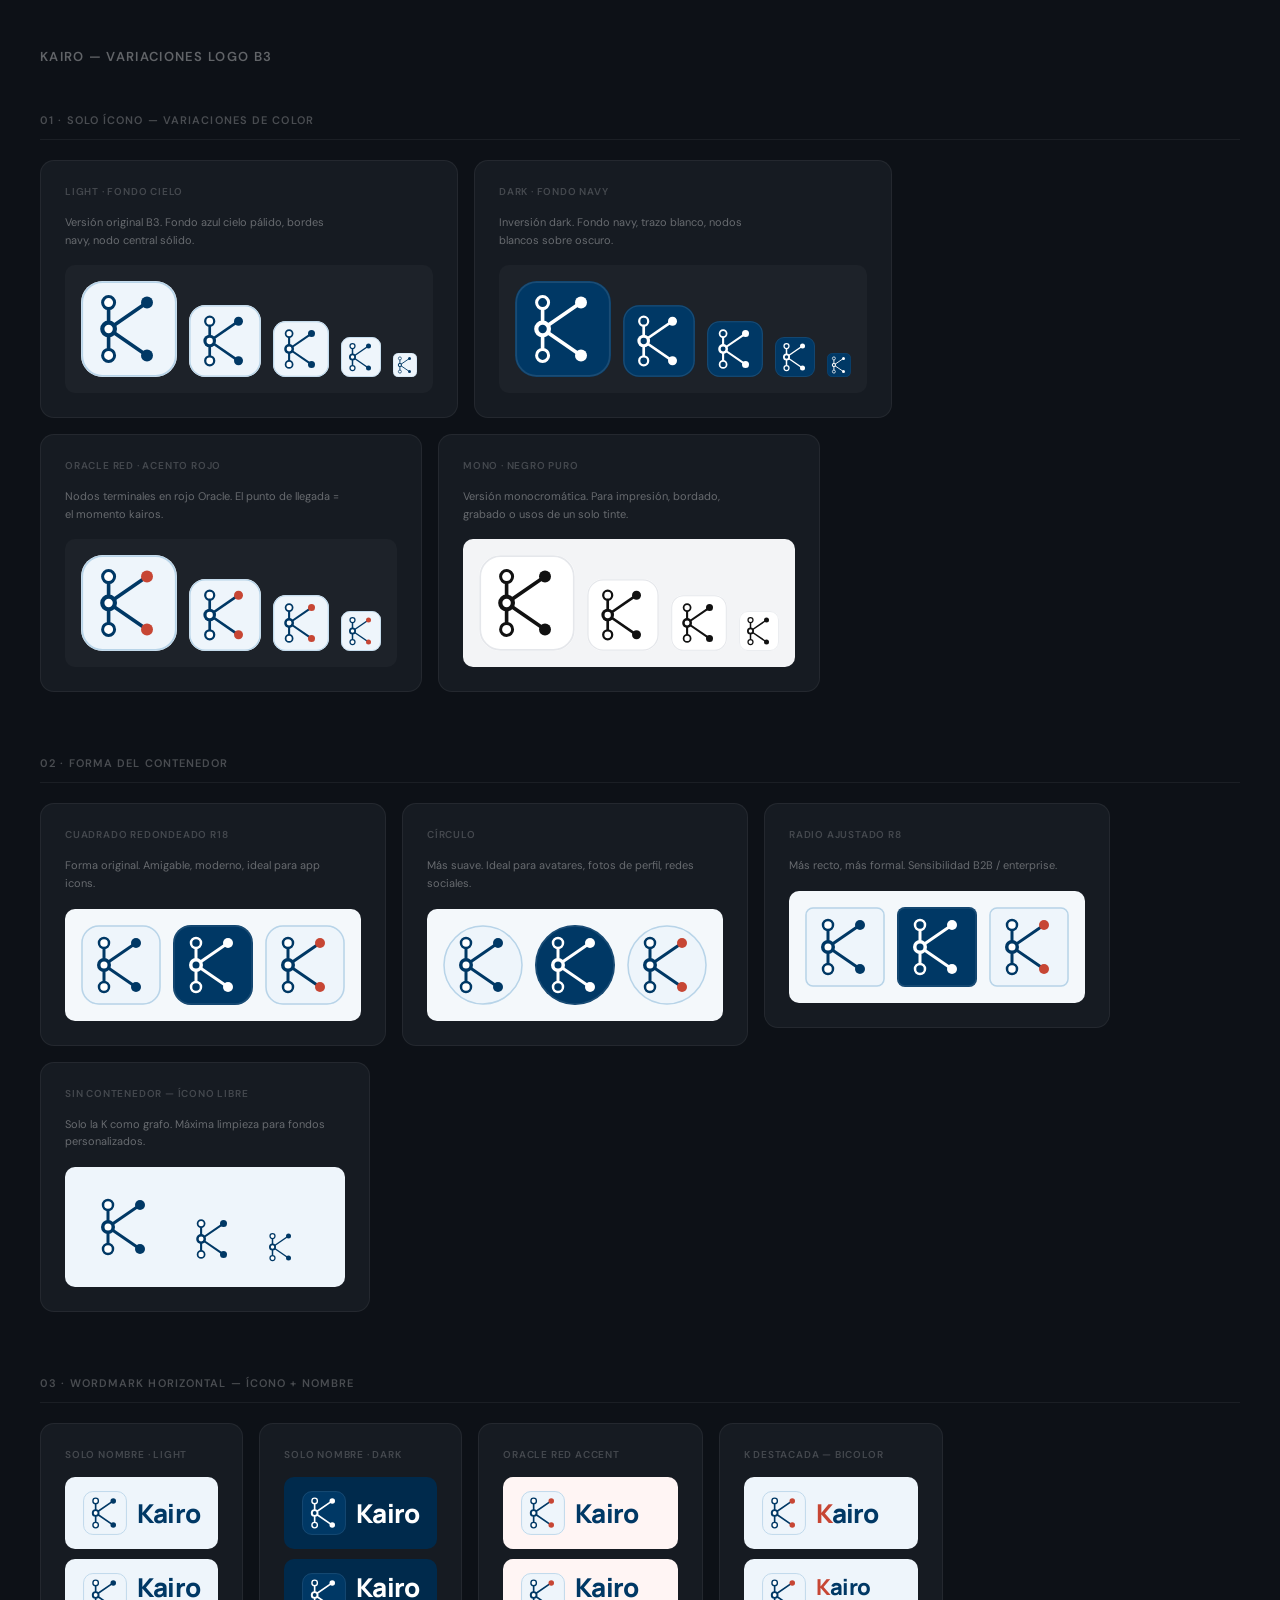
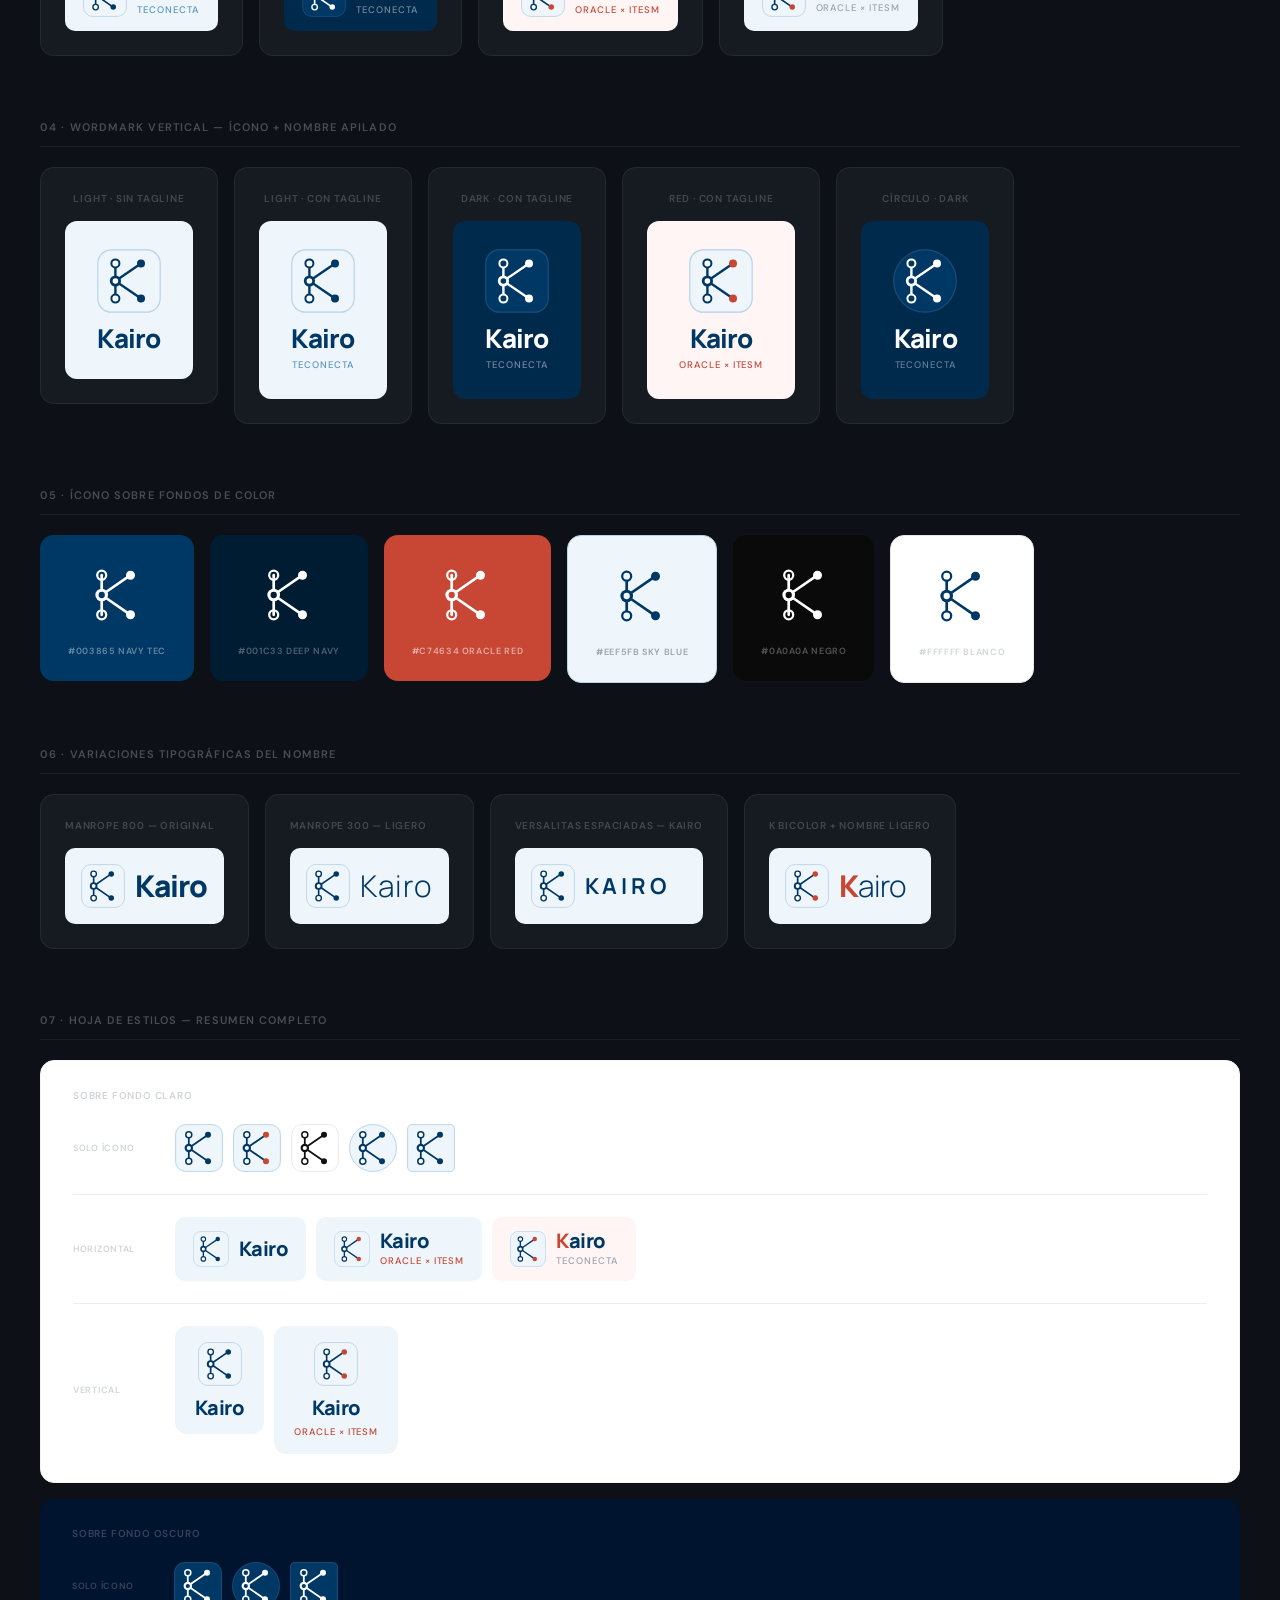
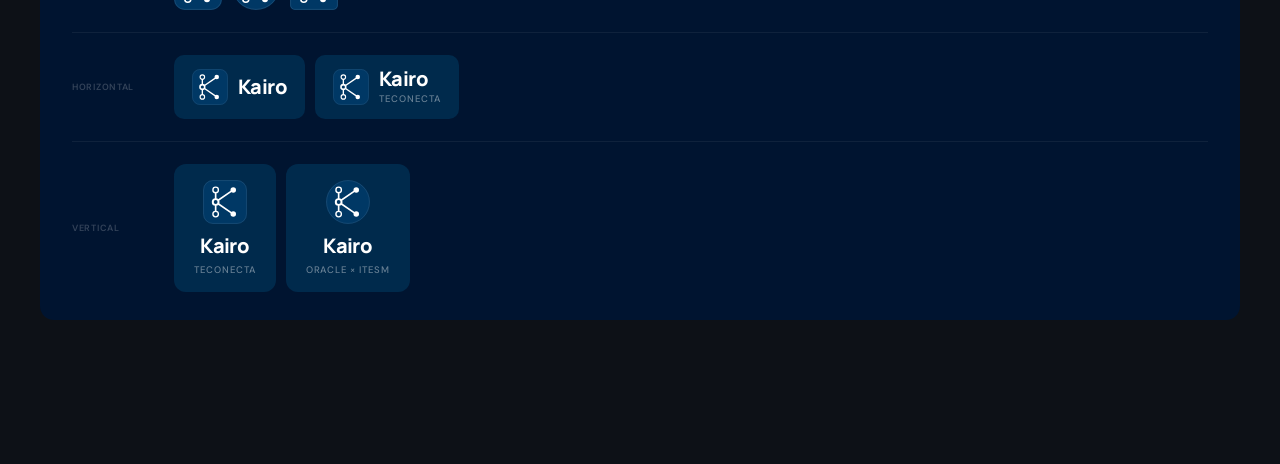
<file: brand/logos.html>
<!DOCTYPE html>
<html lang="es">
<head>
<meta charset="UTF-8">
<meta name="viewport" content="width=device-width, initial-scale=1.0">
<title>Kairo — Variaciones Logo B3</title>
<link rel="preconnect" href="https://fonts.googleapis.com">
<link href="https://fonts.googleapis.com/css2?family=Manrope:wght@300;400;500;600;700;800;900&family=DM+Sans:wght@300;400;500;600;700&display=swap" rel="stylesheet">
<style>
*, *::before, *::after { box-sizing: border-box; margin: 0; padding: 0; }
body {
  font-family: 'DM Sans', sans-serif;
  background: #0D1117;
  color: white;
  min-height: 100vh;
  -webkit-font-smoothing: antialiased;
}

/* ── Layout ── */
.canvas {
  padding: 48px 40px 80px;
  max-width: 1400px;
  margin: 0 auto;
}
.canvas-title {
  font-family: 'DM Sans', sans-serif;
  font-size: 13px;
  font-weight: 600;
  color: rgba(255,255,255,0.35);
  letter-spacing: 0.1em;
  text-transform: uppercase;
  margin-bottom: 48px;
}

/* ── Section ── */
.section {
  margin-bottom: 64px;
}
.section-title {
  font-family: 'DM Sans', sans-serif;
  font-size: 11px;
  font-weight: 600;
  color: rgba(255,255,255,0.25);
  letter-spacing: 0.1em;
  text-transform: uppercase;
  margin-bottom: 20px;
  padding-bottom: 12px;
  border-bottom: 1px solid rgba(255,255,255,0.06);
}

/* ── Row ── */
.row {
  display: flex;
  flex-wrap: wrap;
  gap: 16px;
  align-items: flex-start;
}

/* ── Card ── */
.card {
  background: #161B22;
  border-radius: 14px;
  padding: 24px;
  border: 1px solid rgba(255,255,255,0.06);
  display: flex;
  flex-direction: column;
  gap: 16px;
}
.card-label {
  font-size: 10px;
  font-weight: 600;
  color: rgba(255,255,255,0.2);
  letter-spacing: 0.08em;
  text-transform: uppercase;
}
.card-note {
  font-size: 11px;
  color: rgba(255,255,255,0.35);
  line-height: 1.6;
  max-width: 280px;
}

/* ── Scale row ── */
.scale-row {
  display: flex;
  align-items: flex-end;
  gap: 12px;
  padding: 16px;
  background: rgba(255,255,255,0.03);
  border-radius: 10px;
  flex-wrap: wrap;
}

/* ── Wordmark ── */
.wordmark {
  display: flex;
  align-items: center;
  gap: 10px;
  padding: 14px 18px;
  border-radius: 10px;
}
.wordmark-name {
  font-family: 'Manrope', sans-serif;
  font-size: 26px;
  font-weight: 800;
  letter-spacing: -0.03em;
  line-height: 1;
}
.wordmark-tag {
  font-size: 9.5px;
  font-weight: 500;
  letter-spacing: 0.1em;
  text-transform: uppercase;
  margin-top: 4px;
}

/* ── Wordmark vertical ── */
.wordmark-v {
  display: flex;
  flex-direction: column;
  align-items: center;
  gap: 12px;
  padding: 28px 32px;
  border-radius: 12px;
}
.wordmark-v-text {
  display: flex;
  flex-direction: column;
  align-items: center;
  gap: 4px;
}

/* ── Chip ── */
.chip {
  display: flex;
  flex-direction: column;
  align-items: center;
  gap: 14px;
  padding: 24px 28px;
  border-radius: 14px;
}
.chip-label {
  font-size: 9px;
  font-weight: 600;
  letter-spacing: 0.07em;
  text-transform: uppercase;
}

/* ── Summary row ── */
.summary-panel {
  border-radius: 14px;
  padding: 28px 32px;
  display: flex;
  flex-direction: column;
  gap: 22px;
}
.summary-row {
  display: flex;
  align-items: center;
  gap: 12px;
}
.summary-row-label {
  width: 90px;
  font-size: 9px;
  font-weight: 600;
  letter-spacing: 0.08em;
  text-transform: uppercase;
  flex-shrink: 0;
}
.summary-row-items {
  display: flex;
  gap: 10px;
  flex-wrap: wrap;
  align-items: center;
}
.divider {
  height: 1px;
  background: rgba(255,255,255,0.06);
}
.divider-dark {
  height: 1px;
  background: rgba(0,0,0,0.07);
}
</style>
</head>
<body>

<div class="canvas">
  <div class="canvas-title">Kairo — Variaciones Logo B3</div>

  <!-- ══════════════════════════════════════════
       01 · SOLO ÍCONO
  ══════════════════════════════════════════ -->
  <div class="section">
    <div class="section-title">01 · Solo Ícono — Variaciones de Color</div>
    <div class="row">

      <!-- Light -->
      <div class="card">
        <div class="card-label">Light · Fondo cielo</div>
        <div class="card-note">Versión original B3. Fondo azul cielo pálido, bordes navy, nodo central sólido.</div>
        <div class="scale-row">
          <svg width="96" height="96" viewBox="0 0 80 80" fill="none"><rect width="80" height="80" rx="18" fill="#EEF5FB"/><rect x="1" y="1" width="78" height="78" rx="17" stroke="#B8D4E8" stroke-width="1.5" fill="none"/><line x1="23" y1="18" x2="23" y2="62" stroke="#003865" stroke-width="3" stroke-linecap="round"/><line x1="23" y1="40" x2="55" y2="18" stroke="#003865" stroke-width="3" stroke-linecap="round"/><line x1="23" y1="40" x2="55" y2="62" stroke="#003865" stroke-width="3" stroke-linecap="round"/><circle cx="23" cy="18" r="5" fill="white" stroke="#003865" stroke-width="2.5"/><circle cx="23" cy="62" r="5" fill="white" stroke="#003865" stroke-width="2.5"/><circle cx="55" cy="18" r="5" fill="#003865"/><circle cx="55" cy="62" r="5" fill="#003865"/><circle cx="23" cy="40" r="7" fill="#003865"/><circle cx="23" cy="40" r="3.5" fill="white"/></svg>
          <svg width="72" height="72" viewBox="0 0 80 80" fill="none"><rect width="80" height="80" rx="18" fill="#EEF5FB"/><rect x="1" y="1" width="78" height="78" rx="17" stroke="#B8D4E8" stroke-width="1.5" fill="none"/><line x1="23" y1="18" x2="23" y2="62" stroke="#003865" stroke-width="3" stroke-linecap="round"/><line x1="23" y1="40" x2="55" y2="18" stroke="#003865" stroke-width="3" stroke-linecap="round"/><line x1="23" y1="40" x2="55" y2="62" stroke="#003865" stroke-width="3" stroke-linecap="round"/><circle cx="23" cy="18" r="5" fill="white" stroke="#003865" stroke-width="2.5"/><circle cx="23" cy="62" r="5" fill="white" stroke="#003865" stroke-width="2.5"/><circle cx="55" cy="18" r="5" fill="#003865"/><circle cx="55" cy="62" r="5" fill="#003865"/><circle cx="23" cy="40" r="7" fill="#003865"/><circle cx="23" cy="40" r="3.5" fill="white"/></svg>
          <svg width="56" height="56" viewBox="0 0 80 80" fill="none"><rect width="80" height="80" rx="18" fill="#EEF5FB"/><rect x="1" y="1" width="78" height="78" rx="17" stroke="#B8D4E8" stroke-width="1.5" fill="none"/><line x1="23" y1="18" x2="23" y2="62" stroke="#003865" stroke-width="3" stroke-linecap="round"/><line x1="23" y1="40" x2="55" y2="18" stroke="#003865" stroke-width="3" stroke-linecap="round"/><line x1="23" y1="40" x2="55" y2="62" stroke="#003865" stroke-width="3" stroke-linecap="round"/><circle cx="23" cy="18" r="5" fill="white" stroke="#003865" stroke-width="2.5"/><circle cx="23" cy="62" r="5" fill="white" stroke="#003865" stroke-width="2.5"/><circle cx="55" cy="18" r="5" fill="#003865"/><circle cx="55" cy="62" r="5" fill="#003865"/><circle cx="23" cy="40" r="7" fill="#003865"/><circle cx="23" cy="40" r="3.5" fill="white"/></svg>
          <svg width="40" height="40" viewBox="0 0 80 80" fill="none"><rect width="80" height="80" rx="18" fill="#EEF5FB"/><rect x="1" y="1" width="78" height="78" rx="17" stroke="#B8D4E8" stroke-width="1.5" fill="none"/><line x1="23" y1="18" x2="23" y2="62" stroke="#003865" stroke-width="3" stroke-linecap="round"/><line x1="23" y1="40" x2="55" y2="18" stroke="#003865" stroke-width="3" stroke-linecap="round"/><line x1="23" y1="40" x2="55" y2="62" stroke="#003865" stroke-width="3" stroke-linecap="round"/><circle cx="23" cy="18" r="5" fill="white" stroke="#003865" stroke-width="2.5"/><circle cx="23" cy="62" r="5" fill="white" stroke="#003865" stroke-width="2.5"/><circle cx="55" cy="18" r="5" fill="#003865"/><circle cx="55" cy="62" r="5" fill="#003865"/><circle cx="23" cy="40" r="7" fill="#003865"/><circle cx="23" cy="40" r="3.5" fill="white"/></svg>
          <svg width="24" height="24" viewBox="0 0 80 80" fill="none"><rect width="80" height="80" rx="18" fill="#EEF5FB"/><rect x="1" y="1" width="78" height="78" rx="17" stroke="#B8D4E8" stroke-width="1.5" fill="none"/><line x1="23" y1="18" x2="23" y2="62" stroke="#003865" stroke-width="3" stroke-linecap="round"/><line x1="23" y1="40" x2="55" y2="18" stroke="#003865" stroke-width="3" stroke-linecap="round"/><line x1="23" y1="40" x2="55" y2="62" stroke="#003865" stroke-width="3" stroke-linecap="round"/><circle cx="23" cy="18" r="5" fill="white" stroke="#003865" stroke-width="2.5"/><circle cx="23" cy="62" r="5" fill="white" stroke="#003865" stroke-width="2.5"/><circle cx="55" cy="18" r="5" fill="#003865"/><circle cx="55" cy="62" r="5" fill="#003865"/><circle cx="23" cy="40" r="7" fill="#003865"/><circle cx="23" cy="40" r="3.5" fill="white"/></svg>
        </div>
      </div>

      <!-- Dark -->
      <div class="card">
        <div class="card-label">Dark · Fondo navy</div>
        <div class="card-note">Inversión dark. Fondo navy, trazo blanco, nodos blancos sobre oscuro.</div>
        <div class="scale-row">
          <svg width="96" height="96" viewBox="0 0 80 80" fill="none"><rect width="80" height="80" rx="18" fill="#003865"/><rect x="1" y="1" width="78" height="78" rx="17" stroke="rgba(255,255,255,0.1)" stroke-width="1.5" fill="none"/><line x1="23" y1="18" x2="23" y2="62" stroke="white" stroke-width="3" stroke-linecap="round"/><line x1="23" y1="40" x2="55" y2="18" stroke="white" stroke-width="3" stroke-linecap="round"/><line x1="23" y1="40" x2="55" y2="62" stroke="white" stroke-width="3" stroke-linecap="round"/><circle cx="23" cy="18" r="5" fill="#003865" stroke="white" stroke-width="2.5"/><circle cx="23" cy="62" r="5" fill="#003865" stroke="white" stroke-width="2.5"/><circle cx="55" cy="18" r="5" fill="white"/><circle cx="55" cy="62" r="5" fill="white"/><circle cx="23" cy="40" r="7" fill="white"/><circle cx="23" cy="40" r="3.5" fill="#003865"/></svg>
          <svg width="72" height="72" viewBox="0 0 80 80" fill="none"><rect width="80" height="80" rx="18" fill="#003865"/><rect x="1" y="1" width="78" height="78" rx="17" stroke="rgba(255,255,255,0.1)" stroke-width="1.5" fill="none"/><line x1="23" y1="18" x2="23" y2="62" stroke="white" stroke-width="3" stroke-linecap="round"/><line x1="23" y1="40" x2="55" y2="18" stroke="white" stroke-width="3" stroke-linecap="round"/><line x1="23" y1="40" x2="55" y2="62" stroke="white" stroke-width="3" stroke-linecap="round"/><circle cx="23" cy="18" r="5" fill="#003865" stroke="white" stroke-width="2.5"/><circle cx="23" cy="62" r="5" fill="#003865" stroke="white" stroke-width="2.5"/><circle cx="55" cy="18" r="5" fill="white"/><circle cx="55" cy="62" r="5" fill="white"/><circle cx="23" cy="40" r="7" fill="white"/><circle cx="23" cy="40" r="3.5" fill="#003865"/></svg>
          <svg width="56" height="56" viewBox="0 0 80 80" fill="none"><rect width="80" height="80" rx="18" fill="#003865"/><rect x="1" y="1" width="78" height="78" rx="17" stroke="rgba(255,255,255,0.1)" stroke-width="1.5" fill="none"/><line x1="23" y1="18" x2="23" y2="62" stroke="white" stroke-width="3" stroke-linecap="round"/><line x1="23" y1="40" x2="55" y2="18" stroke="white" stroke-width="3" stroke-linecap="round"/><line x1="23" y1="40" x2="55" y2="62" stroke="white" stroke-width="3" stroke-linecap="round"/><circle cx="23" cy="18" r="5" fill="#003865" stroke="white" stroke-width="2.5"/><circle cx="23" cy="62" r="5" fill="#003865" stroke="white" stroke-width="2.5"/><circle cx="55" cy="18" r="5" fill="white"/><circle cx="55" cy="62" r="5" fill="white"/><circle cx="23" cy="40" r="7" fill="white"/><circle cx="23" cy="40" r="3.5" fill="#003865"/></svg>
          <svg width="40" height="40" viewBox="0 0 80 80" fill="none"><rect width="80" height="80" rx="18" fill="#003865"/><rect x="1" y="1" width="78" height="78" rx="17" stroke="rgba(255,255,255,0.1)" stroke-width="1.5" fill="none"/><line x1="23" y1="18" x2="23" y2="62" stroke="white" stroke-width="3" stroke-linecap="round"/><line x1="23" y1="40" x2="55" y2="18" stroke="white" stroke-width="3" stroke-linecap="round"/><line x1="23" y1="40" x2="55" y2="62" stroke="white" stroke-width="3" stroke-linecap="round"/><circle cx="23" cy="18" r="5" fill="#003865" stroke="white" stroke-width="2.5"/><circle cx="23" cy="62" r="5" fill="#003865" stroke="white" stroke-width="2.5"/><circle cx="55" cy="18" r="5" fill="white"/><circle cx="55" cy="62" r="5" fill="white"/><circle cx="23" cy="40" r="7" fill="white"/><circle cx="23" cy="40" r="3.5" fill="#003865"/></svg>
          <svg width="24" height="24" viewBox="0 0 80 80" fill="none"><rect width="80" height="80" rx="18" fill="#003865"/><rect x="1" y="1" width="78" height="78" rx="17" stroke="rgba(255,255,255,0.1)" stroke-width="1.5" fill="none"/><line x1="23" y1="18" x2="23" y2="62" stroke="white" stroke-width="3" stroke-linecap="round"/><line x1="23" y1="40" x2="55" y2="18" stroke="white" stroke-width="3" stroke-linecap="round"/><line x1="23" y1="40" x2="55" y2="62" stroke="white" stroke-width="3" stroke-linecap="round"/><circle cx="23" cy="18" r="5" fill="#003865" stroke="white" stroke-width="2.5"/><circle cx="23" cy="62" r="5" fill="#003865" stroke="white" stroke-width="2.5"/><circle cx="55" cy="18" r="5" fill="white"/><circle cx="55" cy="62" r="5" fill="white"/><circle cx="23" cy="40" r="7" fill="white"/><circle cx="23" cy="40" r="3.5" fill="#003865"/></svg>
        </div>
      </div>

      <!-- Oracle Red -->
      <div class="card">
        <div class="card-label">Oracle Red · Acento rojo</div>
        <div class="card-note">Nodos terminales en rojo Oracle. El punto de llegada = el momento kairos.</div>
        <div class="scale-row">
          <svg width="96" height="96" viewBox="0 0 80 80" fill="none"><rect width="80" height="80" rx="18" fill="#EEF5FB"/><rect x="1" y="1" width="78" height="78" rx="17" stroke="#B8D4E8" stroke-width="1.5" fill="none"/><line x1="23" y1="18" x2="23" y2="62" stroke="#003865" stroke-width="3" stroke-linecap="round"/><line x1="23" y1="40" x2="55" y2="18" stroke="#003865" stroke-width="3" stroke-linecap="round"/><line x1="23" y1="40" x2="55" y2="62" stroke="#003865" stroke-width="3" stroke-linecap="round"/><circle cx="23" cy="18" r="5" fill="white" stroke="#003865" stroke-width="2.5"/><circle cx="23" cy="62" r="5" fill="white" stroke="#003865" stroke-width="2.5"/><circle cx="55" cy="18" r="5" fill="#C74634"/><circle cx="55" cy="62" r="5" fill="#C74634"/><circle cx="23" cy="40" r="7" fill="#003865"/><circle cx="23" cy="40" r="3.5" fill="white"/></svg>
          <svg width="72" height="72" viewBox="0 0 80 80" fill="none"><rect width="80" height="80" rx="18" fill="#EEF5FB"/><rect x="1" y="1" width="78" height="78" rx="17" stroke="#B8D4E8" stroke-width="1.5" fill="none"/><line x1="23" y1="18" x2="23" y2="62" stroke="#003865" stroke-width="3" stroke-linecap="round"/><line x1="23" y1="40" x2="55" y2="18" stroke="#003865" stroke-width="3" stroke-linecap="round"/><line x1="23" y1="40" x2="55" y2="62" stroke="#003865" stroke-width="3" stroke-linecap="round"/><circle cx="23" cy="18" r="5" fill="white" stroke="#003865" stroke-width="2.5"/><circle cx="23" cy="62" r="5" fill="white" stroke="#003865" stroke-width="2.5"/><circle cx="55" cy="18" r="5" fill="#C74634"/><circle cx="55" cy="62" r="5" fill="#C74634"/><circle cx="23" cy="40" r="7" fill="#003865"/><circle cx="23" cy="40" r="3.5" fill="white"/></svg>
          <svg width="56" height="56" viewBox="0 0 80 80" fill="none"><rect width="80" height="80" rx="18" fill="#EEF5FB"/><rect x="1" y="1" width="78" height="78" rx="17" stroke="#B8D4E8" stroke-width="1.5" fill="none"/><line x1="23" y1="18" x2="23" y2="62" stroke="#003865" stroke-width="3" stroke-linecap="round"/><line x1="23" y1="40" x2="55" y2="18" stroke="#003865" stroke-width="3" stroke-linecap="round"/><line x1="23" y1="40" x2="55" y2="62" stroke="#003865" stroke-width="3" stroke-linecap="round"/><circle cx="23" cy="18" r="5" fill="white" stroke="#003865" stroke-width="2.5"/><circle cx="23" cy="62" r="5" fill="white" stroke="#003865" stroke-width="2.5"/><circle cx="55" cy="18" r="5" fill="#C74634"/><circle cx="55" cy="62" r="5" fill="#C74634"/><circle cx="23" cy="40" r="7" fill="#003865"/><circle cx="23" cy="40" r="3.5" fill="white"/></svg>
          <svg width="40" height="40" viewBox="0 0 80 80" fill="none"><rect width="80" height="80" rx="18" fill="#EEF5FB"/><rect x="1" y="1" width="78" height="78" rx="17" stroke="#B8D4E8" stroke-width="1.5" fill="none"/><line x1="23" y1="18" x2="23" y2="62" stroke="#003865" stroke-width="3" stroke-linecap="round"/><line x1="23" y1="40" x2="55" y2="18" stroke="#003865" stroke-width="3" stroke-linecap="round"/><line x1="23" y1="40" x2="55" y2="62" stroke="#003865" stroke-width="3" stroke-linecap="round"/><circle cx="23" cy="18" r="5" fill="white" stroke="#003865" stroke-width="2.5"/><circle cx="23" cy="62" r="5" fill="white" stroke="#003865" stroke-width="2.5"/><circle cx="55" cy="18" r="5" fill="#C74634"/><circle cx="55" cy="62" r="5" fill="#C74634"/><circle cx="23" cy="40" r="7" fill="#003865"/><circle cx="23" cy="40" r="3.5" fill="white"/></svg>
        </div>
      </div>

      <!-- Mono -->
      <div class="card">
        <div class="card-label">Mono · Negro puro</div>
        <div class="card-note">Versión monocromática. Para impresión, bordado, grabado o usos de un solo tinte.</div>
        <div class="scale-row" style="background: #F3F4F6;">
          <svg width="96" height="96" viewBox="0 0 80 80" fill="none"><rect width="80" height="80" rx="18" fill="white"/><rect x="1" y="1" width="78" height="78" rx="17" stroke="#E5E7EB" stroke-width="1.5" fill="none"/><line x1="23" y1="18" x2="23" y2="62" stroke="#111" stroke-width="3" stroke-linecap="round"/><line x1="23" y1="40" x2="55" y2="18" stroke="#111" stroke-width="3" stroke-linecap="round"/><line x1="23" y1="40" x2="55" y2="62" stroke="#111" stroke-width="3" stroke-linecap="round"/><circle cx="23" cy="18" r="5" fill="white" stroke="#111" stroke-width="2.5"/><circle cx="23" cy="62" r="5" fill="white" stroke="#111" stroke-width="2.5"/><circle cx="55" cy="18" r="5" fill="#111"/><circle cx="55" cy="62" r="5" fill="#111"/><circle cx="23" cy="40" r="7" fill="#111"/><circle cx="23" cy="40" r="3.5" fill="white"/></svg>
          <svg width="72" height="72" viewBox="0 0 80 80" fill="none"><rect width="80" height="80" rx="18" fill="white"/><rect x="1" y="1" width="78" height="78" rx="17" stroke="#E5E7EB" stroke-width="1.5" fill="none"/><line x1="23" y1="18" x2="23" y2="62" stroke="#111" stroke-width="3" stroke-linecap="round"/><line x1="23" y1="40" x2="55" y2="18" stroke="#111" stroke-width="3" stroke-linecap="round"/><line x1="23" y1="40" x2="55" y2="62" stroke="#111" stroke-width="3" stroke-linecap="round"/><circle cx="23" cy="18" r="5" fill="white" stroke="#111" stroke-width="2.5"/><circle cx="23" cy="62" r="5" fill="white" stroke="#111" stroke-width="2.5"/><circle cx="55" cy="18" r="5" fill="#111"/><circle cx="55" cy="62" r="5" fill="#111"/><circle cx="23" cy="40" r="7" fill="#111"/><circle cx="23" cy="40" r="3.5" fill="white"/></svg>
          <svg width="56" height="56" viewBox="0 0 80 80" fill="none"><rect width="80" height="80" rx="18" fill="white"/><rect x="1" y="1" width="78" height="78" rx="17" stroke="#E5E7EB" stroke-width="1.5" fill="none"/><line x1="23" y1="18" x2="23" y2="62" stroke="#111" stroke-width="3" stroke-linecap="round"/><line x1="23" y1="40" x2="55" y2="18" stroke="#111" stroke-width="3" stroke-linecap="round"/><line x1="23" y1="40" x2="55" y2="62" stroke="#111" stroke-width="3" stroke-linecap="round"/><circle cx="23" cy="18" r="5" fill="white" stroke="#111" stroke-width="2.5"/><circle cx="23" cy="62" r="5" fill="white" stroke="#111" stroke-width="2.5"/><circle cx="55" cy="18" r="5" fill="#111"/><circle cx="55" cy="62" r="5" fill="#111"/><circle cx="23" cy="40" r="7" fill="#111"/><circle cx="23" cy="40" r="3.5" fill="white"/></svg>
          <svg width="40" height="40" viewBox="0 0 80 80" fill="none"><rect width="80" height="80" rx="18" fill="white"/><rect x="1" y="1" width="78" height="78" rx="17" stroke="#E5E7EB" stroke-width="1.5" fill="none"/><line x1="23" y1="18" x2="23" y2="62" stroke="#111" stroke-width="3" stroke-linecap="round"/><line x1="23" y1="40" x2="55" y2="18" stroke="#111" stroke-width="3" stroke-linecap="round"/><line x1="23" y1="40" x2="55" y2="62" stroke="#111" stroke-width="3" stroke-linecap="round"/><circle cx="23" cy="18" r="5" fill="white" stroke="#111" stroke-width="2.5"/><circle cx="23" cy="62" r="5" fill="white" stroke="#111" stroke-width="2.5"/><circle cx="55" cy="18" r="5" fill="#111"/><circle cx="55" cy="62" r="5" fill="#111"/><circle cx="23" cy="40" r="7" fill="#111"/><circle cx="23" cy="40" r="3.5" fill="white"/></svg>
        </div>
      </div>

    </div>
  </div>

  <!-- ══════════════════════════════════════════
       02 · FORMAS DEL CONTENEDOR
  ══════════════════════════════════════════ -->
  <div class="section">
    <div class="section-title">02 · Forma del Contenedor</div>
    <div class="row">

      <!-- Cuadrado r18 -->
      <div class="card">
        <div class="card-label">Cuadrado redondeado r18</div>
        <div class="card-note">Forma original. Amigable, moderno, ideal para app icons.</div>
        <div class="scale-row" style="background:#F4F8FB;">
          <svg width="80" height="80" viewBox="0 0 80 80" fill="none"><rect width="80" height="80" rx="18" fill="#EEF5FB"/><rect x="1" y="1" width="78" height="78" rx="17" stroke="#B8D4E8" stroke-width="1.5" fill="none"/><line x1="23" y1="18" x2="23" y2="62" stroke="#003865" stroke-width="3" stroke-linecap="round"/><line x1="23" y1="40" x2="55" y2="18" stroke="#003865" stroke-width="3" stroke-linecap="round"/><line x1="23" y1="40" x2="55" y2="62" stroke="#003865" stroke-width="3" stroke-linecap="round"/><circle cx="23" cy="18" r="5" fill="white" stroke="#003865" stroke-width="2.5"/><circle cx="23" cy="62" r="5" fill="white" stroke="#003865" stroke-width="2.5"/><circle cx="55" cy="18" r="5" fill="#003865"/><circle cx="55" cy="62" r="5" fill="#003865"/><circle cx="23" cy="40" r="7" fill="#003865"/><circle cx="23" cy="40" r="3.5" fill="white"/></svg>
          <svg width="80" height="80" viewBox="0 0 80 80" fill="none"><rect width="80" height="80" rx="18" fill="#003865"/><rect x="1" y="1" width="78" height="78" rx="17" stroke="rgba(255,255,255,0.1)" stroke-width="1.5" fill="none"/><line x1="23" y1="18" x2="23" y2="62" stroke="white" stroke-width="3" stroke-linecap="round"/><line x1="23" y1="40" x2="55" y2="18" stroke="white" stroke-width="3" stroke-linecap="round"/><line x1="23" y1="40" x2="55" y2="62" stroke="white" stroke-width="3" stroke-linecap="round"/><circle cx="23" cy="18" r="5" fill="#003865" stroke="white" stroke-width="2.5"/><circle cx="23" cy="62" r="5" fill="#003865" stroke="white" stroke-width="2.5"/><circle cx="55" cy="18" r="5" fill="white"/><circle cx="55" cy="62" r="5" fill="white"/><circle cx="23" cy="40" r="7" fill="white"/><circle cx="23" cy="40" r="3.5" fill="#003865"/></svg>
          <svg width="80" height="80" viewBox="0 0 80 80" fill="none"><rect width="80" height="80" rx="18" fill="#EEF5FB"/><rect x="1" y="1" width="78" height="78" rx="17" stroke="#B8D4E8" stroke-width="1.5" fill="none"/><line x1="23" y1="18" x2="23" y2="62" stroke="#003865" stroke-width="3" stroke-linecap="round"/><line x1="23" y1="40" x2="55" y2="18" stroke="#003865" stroke-width="3" stroke-linecap="round"/><line x1="23" y1="40" x2="55" y2="62" stroke="#003865" stroke-width="3" stroke-linecap="round"/><circle cx="23" cy="18" r="5" fill="white" stroke="#003865" stroke-width="2.5"/><circle cx="23" cy="62" r="5" fill="white" stroke="#003865" stroke-width="2.5"/><circle cx="55" cy="18" r="5" fill="#C74634"/><circle cx="55" cy="62" r="5" fill="#C74634"/><circle cx="23" cy="40" r="7" fill="#003865"/><circle cx="23" cy="40" r="3.5" fill="white"/></svg>
        </div>
      </div>

      <!-- Círculo -->
      <div class="card">
        <div class="card-label">Círculo</div>
        <div class="card-note">Más suave. Ideal para avatares, fotos de perfil, redes sociales.</div>
        <div class="scale-row" style="background:#F4F8FB;">
          <svg width="80" height="80" viewBox="0 0 80 80" fill="none"><rect width="80" height="80" rx="40" fill="#EEF5FB"/><rect x="1" y="1" width="78" height="78" rx="39" stroke="#B8D4E8" stroke-width="1.5" fill="none"/><line x1="23" y1="18" x2="23" y2="62" stroke="#003865" stroke-width="3" stroke-linecap="round"/><line x1="23" y1="40" x2="55" y2="18" stroke="#003865" stroke-width="3" stroke-linecap="round"/><line x1="23" y1="40" x2="55" y2="62" stroke="#003865" stroke-width="3" stroke-linecap="round"/><circle cx="23" cy="18" r="5" fill="white" stroke="#003865" stroke-width="2.5"/><circle cx="23" cy="62" r="5" fill="white" stroke="#003865" stroke-width="2.5"/><circle cx="55" cy="18" r="5" fill="#003865"/><circle cx="55" cy="62" r="5" fill="#003865"/><circle cx="23" cy="40" r="7" fill="#003865"/><circle cx="23" cy="40" r="3.5" fill="white"/></svg>
          <svg width="80" height="80" viewBox="0 0 80 80" fill="none"><rect width="80" height="80" rx="40" fill="#003865"/><rect x="1" y="1" width="78" height="78" rx="39" stroke="rgba(255,255,255,0.1)" stroke-width="1.5" fill="none"/><line x1="23" y1="18" x2="23" y2="62" stroke="white" stroke-width="3" stroke-linecap="round"/><line x1="23" y1="40" x2="55" y2="18" stroke="white" stroke-width="3" stroke-linecap="round"/><line x1="23" y1="40" x2="55" y2="62" stroke="white" stroke-width="3" stroke-linecap="round"/><circle cx="23" cy="18" r="5" fill="#003865" stroke="white" stroke-width="2.5"/><circle cx="23" cy="62" r="5" fill="#003865" stroke="white" stroke-width="2.5"/><circle cx="55" cy="18" r="5" fill="white"/><circle cx="55" cy="62" r="5" fill="white"/><circle cx="23" cy="40" r="7" fill="white"/><circle cx="23" cy="40" r="3.5" fill="#003865"/></svg>
          <svg width="80" height="80" viewBox="0 0 80 80" fill="none"><rect width="80" height="80" rx="40" fill="#EEF5FB"/><rect x="1" y="1" width="78" height="78" rx="39" stroke="#B8D4E8" stroke-width="1.5" fill="none"/><line x1="23" y1="18" x2="23" y2="62" stroke="#003865" stroke-width="3" stroke-linecap="round"/><line x1="23" y1="40" x2="55" y2="18" stroke="#003865" stroke-width="3" stroke-linecap="round"/><line x1="23" y1="40" x2="55" y2="62" stroke="#003865" stroke-width="3" stroke-linecap="round"/><circle cx="23" cy="18" r="5" fill="white" stroke="#003865" stroke-width="2.5"/><circle cx="23" cy="62" r="5" fill="white" stroke="#003865" stroke-width="2.5"/><circle cx="55" cy="18" r="5" fill="#C74634"/><circle cx="55" cy="62" r="5" fill="#C74634"/><circle cx="23" cy="40" r="7" fill="#003865"/><circle cx="23" cy="40" r="3.5" fill="white"/></svg>
        </div>
      </div>

      <!-- Radio ajustado -->
      <div class="card">
        <div class="card-label">Radio ajustado r8</div>
        <div class="card-note">Más recto, más formal. Sensibilidad B2B / enterprise.</div>
        <div class="scale-row" style="background:#F4F8FB;">
          <svg width="80" height="80" viewBox="0 0 80 80" fill="none"><rect width="80" height="80" rx="8" fill="#EEF5FB"/><rect x="1" y="1" width="78" height="78" rx="7" stroke="#B8D4E8" stroke-width="1.5" fill="none"/><line x1="23" y1="18" x2="23" y2="62" stroke="#003865" stroke-width="3" stroke-linecap="round"/><line x1="23" y1="40" x2="55" y2="18" stroke="#003865" stroke-width="3" stroke-linecap="round"/><line x1="23" y1="40" x2="55" y2="62" stroke="#003865" stroke-width="3" stroke-linecap="round"/><circle cx="23" cy="18" r="5" fill="white" stroke="#003865" stroke-width="2.5"/><circle cx="23" cy="62" r="5" fill="white" stroke="#003865" stroke-width="2.5"/><circle cx="55" cy="18" r="5" fill="#003865"/><circle cx="55" cy="62" r="5" fill="#003865"/><circle cx="23" cy="40" r="7" fill="#003865"/><circle cx="23" cy="40" r="3.5" fill="white"/></svg>
          <svg width="80" height="80" viewBox="0 0 80 80" fill="none"><rect width="80" height="80" rx="8" fill="#003865"/><rect x="1" y="1" width="78" height="78" rx="7" stroke="rgba(255,255,255,0.1)" stroke-width="1.5" fill="none"/><line x1="23" y1="18" x2="23" y2="62" stroke="white" stroke-width="3" stroke-linecap="round"/><line x1="23" y1="40" x2="55" y2="18" stroke="white" stroke-width="3" stroke-linecap="round"/><line x1="23" y1="40" x2="55" y2="62" stroke="white" stroke-width="3" stroke-linecap="round"/><circle cx="23" cy="18" r="5" fill="#003865" stroke="white" stroke-width="2.5"/><circle cx="23" cy="62" r="5" fill="#003865" stroke="white" stroke-width="2.5"/><circle cx="55" cy="18" r="5" fill="white"/><circle cx="55" cy="62" r="5" fill="white"/><circle cx="23" cy="40" r="7" fill="white"/><circle cx="23" cy="40" r="3.5" fill="#003865"/></svg>
          <svg width="80" height="80" viewBox="0 0 80 80" fill="none"><rect width="80" height="80" rx="8" fill="#EEF5FB"/><rect x="1" y="1" width="78" height="78" rx="7" stroke="#B8D4E8" stroke-width="1.5" fill="none"/><line x1="23" y1="18" x2="23" y2="62" stroke="#003865" stroke-width="3" stroke-linecap="round"/><line x1="23" y1="40" x2="55" y2="18" stroke="#003865" stroke-width="3" stroke-linecap="round"/><line x1="23" y1="40" x2="55" y2="62" stroke="#003865" stroke-width="3" stroke-linecap="round"/><circle cx="23" cy="18" r="5" fill="white" stroke="#003865" stroke-width="2.5"/><circle cx="23" cy="62" r="5" fill="white" stroke="#003865" stroke-width="2.5"/><circle cx="55" cy="18" r="5" fill="#C74634"/><circle cx="55" cy="62" r="5" fill="#C74634"/><circle cx="23" cy="40" r="7" fill="#003865"/><circle cx="23" cy="40" r="3.5" fill="white"/></svg>
        </div>
      </div>

      <!-- Sin contenedor -->
      <div class="card">
        <div class="card-label">Sin contenedor — ícono libre</div>
        <div class="card-note">Solo la K como grafo. Máxima limpieza para fondos personalizados.</div>
        <div class="scale-row" style="background:#EEF5FB; gap:20px; padding: 20px;">
          <svg width="80" height="80" viewBox="0 0 80 80" fill="none"><line x1="23" y1="18" x2="23" y2="62" stroke="#003865" stroke-width="3" stroke-linecap="round"/><line x1="23" y1="40" x2="55" y2="18" stroke="#003865" stroke-width="3" stroke-linecap="round"/><line x1="23" y1="40" x2="55" y2="62" stroke="#003865" stroke-width="3" stroke-linecap="round"/><circle cx="23" cy="18" r="5" fill="white" stroke="#003865" stroke-width="2.5"/><circle cx="23" cy="62" r="5" fill="white" stroke="#003865" stroke-width="2.5"/><circle cx="55" cy="18" r="5" fill="#003865"/><circle cx="55" cy="62" r="5" fill="#003865"/><circle cx="23" cy="40" r="7" fill="#003865"/><circle cx="23" cy="40" r="3.5" fill="white"/></svg>
          <svg width="56" height="56" viewBox="0 0 80 80" fill="none"><line x1="23" y1="18" x2="23" y2="62" stroke="#003865" stroke-width="3" stroke-linecap="round"/><line x1="23" y1="40" x2="55" y2="18" stroke="#003865" stroke-width="3" stroke-linecap="round"/><line x1="23" y1="40" x2="55" y2="62" stroke="#003865" stroke-width="3" stroke-linecap="round"/><circle cx="23" cy="18" r="5" fill="white" stroke="#003865" stroke-width="2.5"/><circle cx="23" cy="62" r="5" fill="white" stroke="#003865" stroke-width="2.5"/><circle cx="55" cy="18" r="5" fill="#003865"/><circle cx="55" cy="62" r="5" fill="#003865"/><circle cx="23" cy="40" r="7" fill="#003865"/><circle cx="23" cy="40" r="3.5" fill="white"/></svg>
          <svg width="40" height="40" viewBox="0 0 80 80" fill="none"><line x1="23" y1="18" x2="23" y2="62" stroke="#003865" stroke-width="3" stroke-linecap="round"/><line x1="23" y1="40" x2="55" y2="18" stroke="#003865" stroke-width="3" stroke-linecap="round"/><line x1="23" y1="40" x2="55" y2="62" stroke="#003865" stroke-width="3" stroke-linecap="round"/><circle cx="23" cy="18" r="5" fill="white" stroke="#003865" stroke-width="2.5"/><circle cx="23" cy="62" r="5" fill="white" stroke="#003865" stroke-width="2.5"/><circle cx="55" cy="18" r="5" fill="#003865"/><circle cx="55" cy="62" r="5" fill="#003865"/><circle cx="23" cy="40" r="7" fill="#003865"/><circle cx="23" cy="40" r="3.5" fill="white"/></svg>
        </div>
      </div>

    </div>
  </div>

  <!-- ══════════════════════════════════════════
       03 · WORDMARK HORIZONTAL
  ══════════════════════════════════════════ -->
  <div class="section">
    <div class="section-title">03 · Wordmark Horizontal — Ícono + Nombre</div>
    <div class="row">

      <!-- Solo nombre light -->
      <div class="card">
        <div class="card-label">Solo nombre · Light</div>
        <div style="display:flex; flex-direction:column; gap:10px;">
          <div class="wordmark" style="background:#EEF5FB;">
            <svg width="44" height="44" viewBox="0 0 80 80" fill="none"><rect width="80" height="80" rx="18" fill="#EEF5FB"/><rect x="1" y="1" width="78" height="78" rx="17" stroke="#B8D4E8" stroke-width="1.5" fill="none"/><line x1="23" y1="18" x2="23" y2="62" stroke="#003865" stroke-width="3" stroke-linecap="round"/><line x1="23" y1="40" x2="55" y2="18" stroke="#003865" stroke-width="3" stroke-linecap="round"/><line x1="23" y1="40" x2="55" y2="62" stroke="#003865" stroke-width="3" stroke-linecap="round"/><circle cx="23" cy="18" r="5" fill="white" stroke="#003865" stroke-width="2.5"/><circle cx="23" cy="62" r="5" fill="white" stroke="#003865" stroke-width="2.5"/><circle cx="55" cy="18" r="5" fill="#003865"/><circle cx="55" cy="62" r="5" fill="#003865"/><circle cx="23" cy="40" r="7" fill="#003865"/><circle cx="23" cy="40" r="3.5" fill="white"/></svg>
            <span class="wordmark-name" style="color:#003865;">Kairo</span>
          </div>
          <div class="wordmark" style="background:#EEF5FB;">
            <svg width="44" height="44" viewBox="0 0 80 80" fill="none"><rect width="80" height="80" rx="18" fill="#EEF5FB"/><rect x="1" y="1" width="78" height="78" rx="17" stroke="#B8D4E8" stroke-width="1.5" fill="none"/><line x1="23" y1="18" x2="23" y2="62" stroke="#003865" stroke-width="3" stroke-linecap="round"/><line x1="23" y1="40" x2="55" y2="18" stroke="#003865" stroke-width="3" stroke-linecap="round"/><line x1="23" y1="40" x2="55" y2="62" stroke="#003865" stroke-width="3" stroke-linecap="round"/><circle cx="23" cy="18" r="5" fill="white" stroke="#003865" stroke-width="2.5"/><circle cx="23" cy="62" r="5" fill="white" stroke="#003865" stroke-width="2.5"/><circle cx="55" cy="18" r="5" fill="#003865"/><circle cx="55" cy="62" r="5" fill="#003865"/><circle cx="23" cy="40" r="7" fill="#003865"/><circle cx="23" cy="40" r="3.5" fill="white"/></svg>
            <div>
              <div class="wordmark-name" style="color:#003865;">Kairo</div>
              <div class="wordmark-tag" style="color:#5A96C1;">TEConecta</div>
            </div>
          </div>
        </div>
      </div>

      <!-- Solo nombre dark -->
      <div class="card">
        <div class="card-label">Solo nombre · Dark</div>
        <div style="display:flex; flex-direction:column; gap:10px;">
          <div class="wordmark" style="background:#002A4C;">
            <svg width="44" height="44" viewBox="0 0 80 80" fill="none"><rect width="80" height="80" rx="18" fill="#003865"/><rect x="1" y="1" width="78" height="78" rx="17" stroke="rgba(255,255,255,0.1)" stroke-width="1.5" fill="none"/><line x1="23" y1="18" x2="23" y2="62" stroke="white" stroke-width="3" stroke-linecap="round"/><line x1="23" y1="40" x2="55" y2="18" stroke="white" stroke-width="3" stroke-linecap="round"/><line x1="23" y1="40" x2="55" y2="62" stroke="white" stroke-width="3" stroke-linecap="round"/><circle cx="23" cy="18" r="5" fill="#003865" stroke="white" stroke-width="2.5"/><circle cx="23" cy="62" r="5" fill="#003865" stroke="white" stroke-width="2.5"/><circle cx="55" cy="18" r="5" fill="white"/><circle cx="55" cy="62" r="5" fill="white"/><circle cx="23" cy="40" r="7" fill="white"/><circle cx="23" cy="40" r="3.5" fill="#003865"/></svg>
            <span class="wordmark-name" style="color:white;">Kairo</span>
          </div>
          <div class="wordmark" style="background:#002A4C;">
            <svg width="44" height="44" viewBox="0 0 80 80" fill="none"><rect width="80" height="80" rx="18" fill="#003865"/><rect x="1" y="1" width="78" height="78" rx="17" stroke="rgba(255,255,255,0.1)" stroke-width="1.5" fill="none"/><line x1="23" y1="18" x2="23" y2="62" stroke="white" stroke-width="3" stroke-linecap="round"/><line x1="23" y1="40" x2="55" y2="18" stroke="white" stroke-width="3" stroke-linecap="round"/><line x1="23" y1="40" x2="55" y2="62" stroke="white" stroke-width="3" stroke-linecap="round"/><circle cx="23" cy="18" r="5" fill="#003865" stroke="white" stroke-width="2.5"/><circle cx="23" cy="62" r="5" fill="#003865" stroke="white" stroke-width="2.5"/><circle cx="55" cy="18" r="5" fill="white"/><circle cx="55" cy="62" r="5" fill="white"/><circle cx="23" cy="40" r="7" fill="white"/><circle cx="23" cy="40" r="3.5" fill="#003865"/></svg>
            <div>
              <div class="wordmark-name" style="color:white;">Kairo</div>
              <div class="wordmark-tag" style="color:rgba(255,255,255,0.45);">TEConecta</div>
            </div>
          </div>
        </div>
      </div>

      <!-- Oracle Red -->
      <div class="card">
        <div class="card-label">Oracle Red accent</div>
        <div style="display:flex; flex-direction:column; gap:10px;">
          <div class="wordmark" style="background:#FFF5F4;">
            <svg width="44" height="44" viewBox="0 0 80 80" fill="none"><rect width="80" height="80" rx="18" fill="#EEF5FB"/><rect x="1" y="1" width="78" height="78" rx="17" stroke="#B8D4E8" stroke-width="1.5" fill="none"/><line x1="23" y1="18" x2="23" y2="62" stroke="#003865" stroke-width="3" stroke-linecap="round"/><line x1="23" y1="40" x2="55" y2="18" stroke="#003865" stroke-width="3" stroke-linecap="round"/><line x1="23" y1="40" x2="55" y2="62" stroke="#003865" stroke-width="3" stroke-linecap="round"/><circle cx="23" cy="18" r="5" fill="white" stroke="#003865" stroke-width="2.5"/><circle cx="23" cy="62" r="5" fill="white" stroke="#003865" stroke-width="2.5"/><circle cx="55" cy="18" r="5" fill="#C74634"/><circle cx="55" cy="62" r="5" fill="#C74634"/><circle cx="23" cy="40" r="7" fill="#003865"/><circle cx="23" cy="40" r="3.5" fill="white"/></svg>
            <span class="wordmark-name" style="color:#003865;">Kairo</span>
          </div>
          <div class="wordmark" style="background:#FFF5F4;">
            <svg width="44" height="44" viewBox="0 0 80 80" fill="none"><rect width="80" height="80" rx="18" fill="#EEF5FB"/><rect x="1" y="1" width="78" height="78" rx="17" stroke="#B8D4E8" stroke-width="1.5" fill="none"/><line x1="23" y1="18" x2="23" y2="62" stroke="#003865" stroke-width="3" stroke-linecap="round"/><line x1="23" y1="40" x2="55" y2="18" stroke="#003865" stroke-width="3" stroke-linecap="round"/><line x1="23" y1="40" x2="55" y2="62" stroke="#003865" stroke-width="3" stroke-linecap="round"/><circle cx="23" cy="18" r="5" fill="white" stroke="#003865" stroke-width="2.5"/><circle cx="23" cy="62" r="5" fill="white" stroke="#003865" stroke-width="2.5"/><circle cx="55" cy="18" r="5" fill="#C74634"/><circle cx="55" cy="62" r="5" fill="#C74634"/><circle cx="23" cy="40" r="7" fill="#003865"/><circle cx="23" cy="40" r="3.5" fill="white"/></svg>
            <div>
              <div class="wordmark-name" style="color:#003865;">Kairo</div>
              <div class="wordmark-tag" style="color:#C74634;">Oracle × ITESM</div>
            </div>
          </div>
        </div>
      </div>

      <!-- K en color diferente -->
      <div class="card">
        <div class="card-label">K destacada — bicolor</div>
        <div style="display:flex; flex-direction:column; gap:10px;">
          <div class="wordmark" style="background:#EEF5FB;">
            <svg width="44" height="44" viewBox="0 0 80 80" fill="none"><rect width="80" height="80" rx="18" fill="#EEF5FB"/><rect x="1" y="1" width="78" height="78" rx="17" stroke="#B8D4E8" stroke-width="1.5" fill="none"/><line x1="23" y1="18" x2="23" y2="62" stroke="#003865" stroke-width="3" stroke-linecap="round"/><line x1="23" y1="40" x2="55" y2="18" stroke="#003865" stroke-width="3" stroke-linecap="round"/><line x1="23" y1="40" x2="55" y2="62" stroke="#003865" stroke-width="3" stroke-linecap="round"/><circle cx="23" cy="18" r="5" fill="white" stroke="#003865" stroke-width="2.5"/><circle cx="23" cy="62" r="5" fill="white" stroke="#003865" stroke-width="2.5"/><circle cx="55" cy="18" r="5" fill="#C74634"/><circle cx="55" cy="62" r="5" fill="#C74634"/><circle cx="23" cy="40" r="7" fill="#003865"/><circle cx="23" cy="40" r="3.5" fill="white"/></svg>
            <span class="wordmark-name" style="font-family:'Manrope',sans-serif; font-weight:800; letter-spacing:-0.03em;">
              <span style="color:#C74634;">K</span><span style="color:#003865;">airo</span>
            </span>
          </div>
          <div class="wordmark" style="background:#EEF5FB;">
            <svg width="44" height="44" viewBox="0 0 80 80" fill="none"><rect width="80" height="80" rx="18" fill="#EEF5FB"/><rect x="1" y="1" width="78" height="78" rx="17" stroke="#B8D4E8" stroke-width="1.5" fill="none"/><line x1="23" y1="18" x2="23" y2="62" stroke="#003865" stroke-width="3" stroke-linecap="round"/><line x1="23" y1="40" x2="55" y2="18" stroke="#003865" stroke-width="3" stroke-linecap="round"/><line x1="23" y1="40" x2="55" y2="62" stroke="#003865" stroke-width="3" stroke-linecap="round"/><circle cx="23" cy="18" r="5" fill="white" stroke="#003865" stroke-width="2.5"/><circle cx="23" cy="62" r="5" fill="white" stroke="#003865" stroke-width="2.5"/><circle cx="55" cy="18" r="5" fill="#C74634"/><circle cx="55" cy="62" r="5" fill="#C74634"/><circle cx="23" cy="40" r="7" fill="#003865"/><circle cx="23" cy="40" r="3.5" fill="white"/></svg>
            <div>
              <div class="wordmark-name" style="font-size:22px;">
                <span style="color:#C74634;">K</span><span style="color:#003865;">airo</span>
              </div>
              <div class="wordmark-tag" style="color:#9CA3AF;">Oracle × ITESM</div>
            </div>
          </div>
        </div>
      </div>

    </div>
  </div>

  <!-- ══════════════════════════════════════════
       04 · WORDMARK VERTICAL
  ══════════════════════════════════════════ -->
  <div class="section">
    <div class="section-title">04 · Wordmark Vertical — Ícono + Nombre Apilado</div>
    <div class="row" style="align-items:flex-start;">

      <div class="card" style="align-items:center;">
        <div class="card-label">Light · Sin tagline</div>
        <div class="wordmark-v" style="background:#EEF5FB;">
          <svg width="64" height="64" viewBox="0 0 80 80" fill="none"><rect width="80" height="80" rx="18" fill="#EEF5FB"/><rect x="1" y="1" width="78" height="78" rx="17" stroke="#B8D4E8" stroke-width="1.5" fill="none"/><line x1="23" y1="18" x2="23" y2="62" stroke="#003865" stroke-width="3" stroke-linecap="round"/><line x1="23" y1="40" x2="55" y2="18" stroke="#003865" stroke-width="3" stroke-linecap="round"/><line x1="23" y1="40" x2="55" y2="62" stroke="#003865" stroke-width="3" stroke-linecap="round"/><circle cx="23" cy="18" r="5" fill="white" stroke="#003865" stroke-width="2.5"/><circle cx="23" cy="62" r="5" fill="white" stroke="#003865" stroke-width="2.5"/><circle cx="55" cy="18" r="5" fill="#003865"/><circle cx="55" cy="62" r="5" fill="#003865"/><circle cx="23" cy="40" r="7" fill="#003865"/><circle cx="23" cy="40" r="3.5" fill="white"/></svg>
          <div class="wordmark-v-text">
            <span class="wordmark-name" style="color:#003865;">Kairo</span>
          </div>
        </div>
      </div>

      <div class="card" style="align-items:center;">
        <div class="card-label">Light · Con tagline</div>
        <div class="wordmark-v" style="background:#EEF5FB;">
          <svg width="64" height="64" viewBox="0 0 80 80" fill="none"><rect width="80" height="80" rx="18" fill="#EEF5FB"/><rect x="1" y="1" width="78" height="78" rx="17" stroke="#B8D4E8" stroke-width="1.5" fill="none"/><line x1="23" y1="18" x2="23" y2="62" stroke="#003865" stroke-width="3" stroke-linecap="round"/><line x1="23" y1="40" x2="55" y2="18" stroke="#003865" stroke-width="3" stroke-linecap="round"/><line x1="23" y1="40" x2="55" y2="62" stroke="#003865" stroke-width="3" stroke-linecap="round"/><circle cx="23" cy="18" r="5" fill="white" stroke="#003865" stroke-width="2.5"/><circle cx="23" cy="62" r="5" fill="white" stroke="#003865" stroke-width="2.5"/><circle cx="55" cy="18" r="5" fill="#003865"/><circle cx="55" cy="62" r="5" fill="#003865"/><circle cx="23" cy="40" r="7" fill="#003865"/><circle cx="23" cy="40" r="3.5" fill="white"/></svg>
          <div class="wordmark-v-text">
            <span class="wordmark-name" style="color:#003865;">Kairo</span>
            <span class="wordmark-tag" style="color:#5A96C1;">TEConecta</span>
          </div>
        </div>
      </div>

      <div class="card" style="align-items:center;">
        <div class="card-label">Dark · Con tagline</div>
        <div class="wordmark-v" style="background:#002A4C;">
          <svg width="64" height="64" viewBox="0 0 80 80" fill="none"><rect width="80" height="80" rx="18" fill="#003865"/><rect x="1" y="1" width="78" height="78" rx="17" stroke="rgba(255,255,255,0.1)" stroke-width="1.5" fill="none"/><line x1="23" y1="18" x2="23" y2="62" stroke="white" stroke-width="3" stroke-linecap="round"/><line x1="23" y1="40" x2="55" y2="18" stroke="white" stroke-width="3" stroke-linecap="round"/><line x1="23" y1="40" x2="55" y2="62" stroke="white" stroke-width="3" stroke-linecap="round"/><circle cx="23" cy="18" r="5" fill="#003865" stroke="white" stroke-width="2.5"/><circle cx="23" cy="62" r="5" fill="#003865" stroke="white" stroke-width="2.5"/><circle cx="55" cy="18" r="5" fill="white"/><circle cx="55" cy="62" r="5" fill="white"/><circle cx="23" cy="40" r="7" fill="white"/><circle cx="23" cy="40" r="3.5" fill="#003865"/></svg>
          <div class="wordmark-v-text">
            <span class="wordmark-name" style="color:white;">Kairo</span>
            <span class="wordmark-tag" style="color:rgba(255,255,255,0.45);">TEConecta</span>
          </div>
        </div>
      </div>

      <div class="card" style="align-items:center;">
        <div class="card-label">Red · Con tagline</div>
        <div class="wordmark-v" style="background:#FFF5F4;">
          <svg width="64" height="64" viewBox="0 0 80 80" fill="none"><rect width="80" height="80" rx="18" fill="#EEF5FB"/><rect x="1" y="1" width="78" height="78" rx="17" stroke="#B8D4E8" stroke-width="1.5" fill="none"/><line x1="23" y1="18" x2="23" y2="62" stroke="#003865" stroke-width="3" stroke-linecap="round"/><line x1="23" y1="40" x2="55" y2="18" stroke="#003865" stroke-width="3" stroke-linecap="round"/><line x1="23" y1="40" x2="55" y2="62" stroke="#003865" stroke-width="3" stroke-linecap="round"/><circle cx="23" cy="18" r="5" fill="white" stroke="#003865" stroke-width="2.5"/><circle cx="23" cy="62" r="5" fill="white" stroke="#003865" stroke-width="2.5"/><circle cx="55" cy="18" r="5" fill="#C74634"/><circle cx="55" cy="62" r="5" fill="#C74634"/><circle cx="23" cy="40" r="7" fill="#003865"/><circle cx="23" cy="40" r="3.5" fill="white"/></svg>
          <div class="wordmark-v-text">
            <span class="wordmark-name" style="color:#003865;">Kairo</span>
            <span class="wordmark-tag" style="color:#C74634;">Oracle × ITESM</span>
          </div>
        </div>
      </div>

      <div class="card" style="align-items:center;">
        <div class="card-label">Círculo · Dark</div>
        <div class="wordmark-v" style="background:#002A4C;">
          <svg width="64" height="64" viewBox="0 0 80 80" fill="none"><rect width="80" height="80" rx="40" fill="#003865"/><rect x="1" y="1" width="78" height="78" rx="39" stroke="rgba(255,255,255,0.1)" stroke-width="1.5" fill="none"/><line x1="23" y1="18" x2="23" y2="62" stroke="white" stroke-width="3" stroke-linecap="round"/><line x1="23" y1="40" x2="55" y2="18" stroke="white" stroke-width="3" stroke-linecap="round"/><line x1="23" y1="40" x2="55" y2="62" stroke="white" stroke-width="3" stroke-linecap="round"/><circle cx="23" cy="18" r="5" fill="#003865" stroke="white" stroke-width="2.5"/><circle cx="23" cy="62" r="5" fill="#003865" stroke="white" stroke-width="2.5"/><circle cx="55" cy="18" r="5" fill="white"/><circle cx="55" cy="62" r="5" fill="white"/><circle cx="23" cy="40" r="7" fill="white"/><circle cx="23" cy="40" r="3.5" fill="#003865"/></svg>
          <div class="wordmark-v-text">
            <span class="wordmark-name" style="color:white;">Kairo</span>
            <span class="wordmark-tag" style="color:rgba(255,255,255,0.4);">TEConecta</span>
          </div>
        </div>
      </div>

    </div>
  </div>

  <!-- ══════════════════════════════════════════
       05 · SOBRE FONDOS DE COLOR
  ══════════════════════════════════════════ -->
  <div class="section">
    <div class="section-title">05 · Ícono sobre Fondos de Color</div>
    <div class="row">

      <div class="chip" style="background:#003865;">
        <svg width="72" height="72" viewBox="0 0 80 80" fill="none"><line x1="23" y1="18" x2="23" y2="62" stroke="white" stroke-width="3" stroke-linecap="round"/><line x1="23" y1="40" x2="55" y2="18" stroke="white" stroke-width="3" stroke-linecap="round"/><line x1="23" y1="40" x2="55" y2="62" stroke="white" stroke-width="3" stroke-linecap="round"/><circle cx="23" cy="18" r="5" fill="transparent" stroke="white" stroke-width="2.5"/><circle cx="23" cy="62" r="5" fill="transparent" stroke="white" stroke-width="2.5"/><circle cx="55" cy="18" r="5" fill="white"/><circle cx="55" cy="62" r="5" fill="white"/><circle cx="23" cy="40" r="7" fill="white"/><circle cx="23" cy="40" r="3.5" fill="#003865"/></svg>
        <span class="chip-label" style="color:rgba(255,255,255,0.4);">#003865 Navy TEC</span>
      </div>

      <div class="chip" style="background:#001C33;">
        <svg width="72" height="72" viewBox="0 0 80 80" fill="none"><line x1="23" y1="18" x2="23" y2="62" stroke="white" stroke-width="3" stroke-linecap="round"/><line x1="23" y1="40" x2="55" y2="18" stroke="white" stroke-width="3" stroke-linecap="round"/><line x1="23" y1="40" x2="55" y2="62" stroke="white" stroke-width="3" stroke-linecap="round"/><circle cx="23" cy="18" r="5" fill="transparent" stroke="white" stroke-width="2.5"/><circle cx="23" cy="62" r="5" fill="transparent" stroke="white" stroke-width="2.5"/><circle cx="55" cy="18" r="5" fill="white"/><circle cx="55" cy="62" r="5" fill="white"/><circle cx="23" cy="40" r="7" fill="white"/><circle cx="23" cy="40" r="3.5" fill="#001C33"/></svg>
        <span class="chip-label" style="color:rgba(255,255,255,0.3);">#001C33 Deep Navy</span>
      </div>

      <div class="chip" style="background:#C74634;">
        <svg width="72" height="72" viewBox="0 0 80 80" fill="none"><line x1="23" y1="18" x2="23" y2="62" stroke="white" stroke-width="3" stroke-linecap="round"/><line x1="23" y1="40" x2="55" y2="18" stroke="white" stroke-width="3" stroke-linecap="round"/><line x1="23" y1="40" x2="55" y2="62" stroke="white" stroke-width="3" stroke-linecap="round"/><circle cx="23" cy="18" r="5" fill="transparent" stroke="white" stroke-width="2.5"/><circle cx="23" cy="62" r="5" fill="transparent" stroke="white" stroke-width="2.5"/><circle cx="55" cy="18" r="5" fill="white"/><circle cx="55" cy="62" r="5" fill="white"/><circle cx="23" cy="40" r="7" fill="white"/><circle cx="23" cy="40" r="3.5" fill="#C74634"/></svg>
        <span class="chip-label" style="color:rgba(255,255,255,0.55);">#C74634 Oracle Red</span>
      </div>

      <div class="chip" style="background:#EEF5FB; border:1px solid #B8D4E8;">
        <svg width="72" height="72" viewBox="0 0 80 80" fill="none"><line x1="23" y1="18" x2="23" y2="62" stroke="#003865" stroke-width="3" stroke-linecap="round"/><line x1="23" y1="40" x2="55" y2="18" stroke="#003865" stroke-width="3" stroke-linecap="round"/><line x1="23" y1="40" x2="55" y2="62" stroke="#003865" stroke-width="3" stroke-linecap="round"/><circle cx="23" cy="18" r="5" fill="#EEF5FB" stroke="#003865" stroke-width="2.5"/><circle cx="23" cy="62" r="5" fill="#EEF5FB" stroke="#003865" stroke-width="2.5"/><circle cx="55" cy="18" r="5" fill="#003865"/><circle cx="55" cy="62" r="5" fill="#003865"/><circle cx="23" cy="40" r="7" fill="#003865"/><circle cx="23" cy="40" r="3.5" fill="#EEF5FB"/></svg>
        <span class="chip-label" style="color:#9CA3AF;">#EEF5FB Sky Blue</span>
      </div>

      <div class="chip" style="background:#0A0A0A;">
        <svg width="72" height="72" viewBox="0 0 80 80" fill="none"><line x1="23" y1="18" x2="23" y2="62" stroke="white" stroke-width="3" stroke-linecap="round"/><line x1="23" y1="40" x2="55" y2="18" stroke="white" stroke-width="3" stroke-linecap="round"/><line x1="23" y1="40" x2="55" y2="62" stroke="white" stroke-width="3" stroke-linecap="round"/><circle cx="23" cy="18" r="5" fill="transparent" stroke="white" stroke-width="2.5"/><circle cx="23" cy="62" r="5" fill="transparent" stroke="white" stroke-width="2.5"/><circle cx="55" cy="18" r="5" fill="white"/><circle cx="55" cy="62" r="5" fill="white"/><circle cx="23" cy="40" r="7" fill="white"/><circle cx="23" cy="40" r="3.5" fill="#0A0A0A"/></svg>
        <span class="chip-label" style="color:rgba(255,255,255,0.3);">#0A0A0A Negro</span>
      </div>

      <div class="chip" style="background:white; border:1px solid #E5E7EB;">
        <svg width="72" height="72" viewBox="0 0 80 80" fill="none"><line x1="23" y1="18" x2="23" y2="62" stroke="#003865" stroke-width="3" stroke-linecap="round"/><line x1="23" y1="40" x2="55" y2="18" stroke="#003865" stroke-width="3" stroke-linecap="round"/><line x1="23" y1="40" x2="55" y2="62" stroke="#003865" stroke-width="3" stroke-linecap="round"/><circle cx="23" cy="18" r="5" fill="white" stroke="#003865" stroke-width="2.5"/><circle cx="23" cy="62" r="5" fill="white" stroke="#003865" stroke-width="2.5"/><circle cx="55" cy="18" r="5" fill="#003865"/><circle cx="55" cy="62" r="5" fill="#003865"/><circle cx="23" cy="40" r="7" fill="#003865"/><circle cx="23" cy="40" r="3.5" fill="white"/></svg>
        <span class="chip-label" style="color:#D1D5DB;">#FFFFFF Blanco</span>
      </div>

    </div>
  </div>

  <!-- ══════════════════════════════════════════
       06 · VARIACIONES TIPOGRÁFICAS
  ══════════════════════════════════════════ -->
  <div class="section">
    <div class="section-title">06 · Variaciones Tipográficas del Nombre</div>
    <div class="row">

      <div class="card">
        <div class="card-label">Manrope 800 — original</div>
        <div style="display:flex; flex-direction:column; gap:12px; padding:16px; background:#EEF5FB; border-radius:10px;">
          <div style="display:flex; align-items:center; gap:10px;">
            <svg width="44" height="44" viewBox="0 0 80 80" fill="none"><rect width="80" height="80" rx="18" fill="#EEF5FB"/><rect x="1" y="1" width="78" height="78" rx="17" stroke="#B8D4E8" stroke-width="1.5" fill="none"/><line x1="23" y1="18" x2="23" y2="62" stroke="#003865" stroke-width="3" stroke-linecap="round"/><line x1="23" y1="40" x2="55" y2="18" stroke="#003865" stroke-width="3" stroke-linecap="round"/><line x1="23" y1="40" x2="55" y2="62" stroke="#003865" stroke-width="3" stroke-linecap="round"/><circle cx="23" cy="18" r="5" fill="white" stroke="#003865" stroke-width="2.5"/><circle cx="23" cy="62" r="5" fill="white" stroke="#003865" stroke-width="2.5"/><circle cx="55" cy="18" r="5" fill="#003865"/><circle cx="55" cy="62" r="5" fill="#003865"/><circle cx="23" cy="40" r="7" fill="#003865"/><circle cx="23" cy="40" r="3.5" fill="white"/></svg>
            <span style="font-family:'Manrope',sans-serif; font-size:30px; font-weight:800; color:#003865; letter-spacing:-0.03em;">Kairo</span>
          </div>
        </div>
      </div>

      <div class="card">
        <div class="card-label">Manrope 300 — ligero</div>
        <div style="display:flex; flex-direction:column; gap:12px; padding:16px; background:#EEF5FB; border-radius:10px;">
          <div style="display:flex; align-items:center; gap:10px;">
            <svg width="44" height="44" viewBox="0 0 80 80" fill="none"><rect width="80" height="80" rx="18" fill="#EEF5FB"/><rect x="1" y="1" width="78" height="78" rx="17" stroke="#B8D4E8" stroke-width="1.5" fill="none"/><line x1="23" y1="18" x2="23" y2="62" stroke="#003865" stroke-width="3" stroke-linecap="round"/><line x1="23" y1="40" x2="55" y2="18" stroke="#003865" stroke-width="3" stroke-linecap="round"/><line x1="23" y1="40" x2="55" y2="62" stroke="#003865" stroke-width="3" stroke-linecap="round"/><circle cx="23" cy="18" r="5" fill="white" stroke="#003865" stroke-width="2.5"/><circle cx="23" cy="62" r="5" fill="white" stroke="#003865" stroke-width="2.5"/><circle cx="55" cy="18" r="5" fill="#003865"/><circle cx="55" cy="62" r="5" fill="#003865"/><circle cx="23" cy="40" r="7" fill="#003865"/><circle cx="23" cy="40" r="3.5" fill="white"/></svg>
            <span style="font-family:'Manrope',sans-serif; font-size:30px; font-weight:300; color:#003865; letter-spacing:0.04em;">Kairo</span>
          </div>
        </div>
      </div>

      <div class="card">
        <div class="card-label">Versalitas espaciadas — KAIRO</div>
        <div style="display:flex; flex-direction:column; gap:12px; padding:16px; background:#EEF5FB; border-radius:10px;">
          <div style="display:flex; align-items:center; gap:10px;">
            <svg width="44" height="44" viewBox="0 0 80 80" fill="none"><rect width="80" height="80" rx="18" fill="#EEF5FB"/><rect x="1" y="1" width="78" height="78" rx="17" stroke="#B8D4E8" stroke-width="1.5" fill="none"/><line x1="23" y1="18" x2="23" y2="62" stroke="#003865" stroke-width="3" stroke-linecap="round"/><line x1="23" y1="40" x2="55" y2="18" stroke="#003865" stroke-width="3" stroke-linecap="round"/><line x1="23" y1="40" x2="55" y2="62" stroke="#003865" stroke-width="3" stroke-linecap="round"/><circle cx="23" cy="18" r="5" fill="white" stroke="#003865" stroke-width="2.5"/><circle cx="23" cy="62" r="5" fill="white" stroke="#003865" stroke-width="2.5"/><circle cx="55" cy="18" r="5" fill="#003865"/><circle cx="55" cy="62" r="5" fill="#003865"/><circle cx="23" cy="40" r="7" fill="#003865"/><circle cx="23" cy="40" r="3.5" fill="white"/></svg>
            <span style="font-family:'Manrope',sans-serif; font-size:22px; font-weight:700; color:#003865; letter-spacing:0.18em; text-transform:uppercase;">Kairo</span>
          </div>
        </div>
      </div>

      <div class="card">
        <div class="card-label">K bicolor + nombre ligero</div>
        <div style="display:flex; flex-direction:column; gap:12px; padding:16px; background:#EEF5FB; border-radius:10px;">
          <div style="display:flex; align-items:center; gap:10px;">
            <svg width="44" height="44" viewBox="0 0 80 80" fill="none"><rect width="80" height="80" rx="18" fill="#EEF5FB"/><rect x="1" y="1" width="78" height="78" rx="17" stroke="#B8D4E8" stroke-width="1.5" fill="none"/><line x1="23" y1="18" x2="23" y2="62" stroke="#003865" stroke-width="3" stroke-linecap="round"/><line x1="23" y1="40" x2="55" y2="18" stroke="#003865" stroke-width="3" stroke-linecap="round"/><line x1="23" y1="40" x2="55" y2="62" stroke="#003865" stroke-width="3" stroke-linecap="round"/><circle cx="23" cy="18" r="5" fill="white" stroke="#003865" stroke-width="2.5"/><circle cx="23" cy="62" r="5" fill="white" stroke="#003865" stroke-width="2.5"/><circle cx="55" cy="18" r="5" fill="#C74634"/><circle cx="55" cy="62" r="5" fill="#C74634"/><circle cx="23" cy="40" r="7" fill="#003865"/><circle cx="23" cy="40" r="3.5" fill="white"/></svg>
            <span style="font-family:'Manrope',sans-serif; font-size:30px; letter-spacing:-0.02em;">
              <span style="font-weight:900; color:#C74634;">K</span><span style="font-weight:300; color:#003865;">airo</span>
            </span>
          </div>
        </div>
      </div>

    </div>
  </div>

  <!-- ══════════════════════════════════════════
       07 · HOJA DE ESTILOS
  ══════════════════════════════════════════ -->
  <div class="section">
    <div class="section-title">07 · Hoja de Estilos — Resumen Completo</div>
    <div style="display:flex; flex-direction:column; gap:16px;">

      <!-- Fondo claro -->
      <div class="summary-panel" style="background:white; border:1px solid #F3F4F6;">
        <div style="font-size:10px; font-weight:600; color:#D1D5DB; letter-spacing:0.08em; text-transform:uppercase;">Sobre fondo claro</div>

        <div class="summary-row">
          <span class="summary-row-label" style="color:#D1D5DB;">Solo ícono</span>
          <div class="summary-row-items">
            <svg width="48" height="48" viewBox="0 0 80 80" fill="none"><rect width="80" height="80" rx="18" fill="#EEF5FB"/><rect x="1" y="1" width="78" height="78" rx="17" stroke="#B8D4E8" stroke-width="1.5" fill="none"/><line x1="23" y1="18" x2="23" y2="62" stroke="#003865" stroke-width="3" stroke-linecap="round"/><line x1="23" y1="40" x2="55" y2="18" stroke="#003865" stroke-width="3" stroke-linecap="round"/><line x1="23" y1="40" x2="55" y2="62" stroke="#003865" stroke-width="3" stroke-linecap="round"/><circle cx="23" cy="18" r="5" fill="white" stroke="#003865" stroke-width="2.5"/><circle cx="23" cy="62" r="5" fill="white" stroke="#003865" stroke-width="2.5"/><circle cx="55" cy="18" r="5" fill="#003865"/><circle cx="55" cy="62" r="5" fill="#003865"/><circle cx="23" cy="40" r="7" fill="#003865"/><circle cx="23" cy="40" r="3.5" fill="white"/></svg>
            <svg width="48" height="48" viewBox="0 0 80 80" fill="none"><rect width="80" height="80" rx="18" fill="#EEF5FB"/><rect x="1" y="1" width="78" height="78" rx="17" stroke="#B8D4E8" stroke-width="1.5" fill="none"/><line x1="23" y1="18" x2="23" y2="62" stroke="#003865" stroke-width="3" stroke-linecap="round"/><line x1="23" y1="40" x2="55" y2="18" stroke="#003865" stroke-width="3" stroke-linecap="round"/><line x1="23" y1="40" x2="55" y2="62" stroke="#003865" stroke-width="3" stroke-linecap="round"/><circle cx="23" cy="18" r="5" fill="white" stroke="#003865" stroke-width="2.5"/><circle cx="23" cy="62" r="5" fill="white" stroke="#003865" stroke-width="2.5"/><circle cx="55" cy="18" r="5" fill="#C74634"/><circle cx="55" cy="62" r="5" fill="#C74634"/><circle cx="23" cy="40" r="7" fill="#003865"/><circle cx="23" cy="40" r="3.5" fill="white"/></svg>
            <svg width="48" height="48" viewBox="0 0 80 80" fill="none"><rect width="80" height="80" rx="18" fill="white"/><rect x="1" y="1" width="78" height="78" rx="17" stroke="#E5E7EB" stroke-width="1.5" fill="none"/><line x1="23" y1="18" x2="23" y2="62" stroke="#111" stroke-width="3" stroke-linecap="round"/><line x1="23" y1="40" x2="55" y2="18" stroke="#111" stroke-width="3" stroke-linecap="round"/><line x1="23" y1="40" x2="55" y2="62" stroke="#111" stroke-width="3" stroke-linecap="round"/><circle cx="23" cy="18" r="5" fill="white" stroke="#111" stroke-width="2.5"/><circle cx="23" cy="62" r="5" fill="white" stroke="#111" stroke-width="2.5"/><circle cx="55" cy="18" r="5" fill="#111"/><circle cx="55" cy="62" r="5" fill="#111"/><circle cx="23" cy="40" r="7" fill="#111"/><circle cx="23" cy="40" r="3.5" fill="white"/></svg>
            <svg width="48" height="48" viewBox="0 0 80 80" fill="none"><rect width="80" height="80" rx="40" fill="#EEF5FB"/><rect x="1" y="1" width="78" height="78" rx="39" stroke="#B8D4E8" stroke-width="1.5" fill="none"/><line x1="23" y1="18" x2="23" y2="62" stroke="#003865" stroke-width="3" stroke-linecap="round"/><line x1="23" y1="40" x2="55" y2="18" stroke="#003865" stroke-width="3" stroke-linecap="round"/><line x1="23" y1="40" x2="55" y2="62" stroke="#003865" stroke-width="3" stroke-linecap="round"/><circle cx="23" cy="18" r="5" fill="white" stroke="#003865" stroke-width="2.5"/><circle cx="23" cy="62" r="5" fill="white" stroke="#003865" stroke-width="2.5"/><circle cx="55" cy="18" r="5" fill="#003865"/><circle cx="55" cy="62" r="5" fill="#003865"/><circle cx="23" cy="40" r="7" fill="#003865"/><circle cx="23" cy="40" r="3.5" fill="white"/></svg>
            <svg width="48" height="48" viewBox="0 0 80 80" fill="none"><rect width="80" height="80" rx="8" fill="#EEF5FB"/><rect x="1" y="1" width="78" height="78" rx="7" stroke="#B8D4E8" stroke-width="1.5" fill="none"/><line x1="23" y1="18" x2="23" y2="62" stroke="#003865" stroke-width="3" stroke-linecap="round"/><line x1="23" y1="40" x2="55" y2="18" stroke="#003865" stroke-width="3" stroke-linecap="round"/><line x1="23" y1="40" x2="55" y2="62" stroke="#003865" stroke-width="3" stroke-linecap="round"/><circle cx="23" cy="18" r="5" fill="white" stroke="#003865" stroke-width="2.5"/><circle cx="23" cy="62" r="5" fill="white" stroke="#003865" stroke-width="2.5"/><circle cx="55" cy="18" r="5" fill="#003865"/><circle cx="55" cy="62" r="5" fill="#003865"/><circle cx="23" cy="40" r="7" fill="#003865"/><circle cx="23" cy="40" r="3.5" fill="white"/></svg>
          </div>
        </div>

        <div class="divider-dark"></div>

        <div class="summary-row" style="align-items:center;">
          <span class="summary-row-label" style="color:#D1D5DB;">Horizontal</span>
          <div class="summary-row-items">
            <div class="wordmark" style="background:#EEF5FB;">
              <svg width="36" height="36" viewBox="0 0 80 80" fill="none"><rect width="80" height="80" rx="18" fill="#EEF5FB"/><rect x="1" y="1" width="78" height="78" rx="17" stroke="#B8D4E8" stroke-width="1.5" fill="none"/><line x1="23" y1="18" x2="23" y2="62" stroke="#003865" stroke-width="3" stroke-linecap="round"/><line x1="23" y1="40" x2="55" y2="18" stroke="#003865" stroke-width="3" stroke-linecap="round"/><line x1="23" y1="40" x2="55" y2="62" stroke="#003865" stroke-width="3" stroke-linecap="round"/><circle cx="23" cy="18" r="5" fill="white" stroke="#003865" stroke-width="2.5"/><circle cx="23" cy="62" r="5" fill="white" stroke="#003865" stroke-width="2.5"/><circle cx="55" cy="18" r="5" fill="#003865"/><circle cx="55" cy="62" r="5" fill="#003865"/><circle cx="23" cy="40" r="7" fill="#003865"/><circle cx="23" cy="40" r="3.5" fill="white"/></svg>
              <span class="wordmark-name" style="color:#003865; font-size:20px;">Kairo</span>
            </div>
            <div class="wordmark" style="background:#EEF5FB;">
              <svg width="36" height="36" viewBox="0 0 80 80" fill="none"><rect width="80" height="80" rx="18" fill="#EEF5FB"/><rect x="1" y="1" width="78" height="78" rx="17" stroke="#B8D4E8" stroke-width="1.5" fill="none"/><line x1="23" y1="18" x2="23" y2="62" stroke="#003865" stroke-width="3" stroke-linecap="round"/><line x1="23" y1="40" x2="55" y2="18" stroke="#003865" stroke-width="3" stroke-linecap="round"/><line x1="23" y1="40" x2="55" y2="62" stroke="#003865" stroke-width="3" stroke-linecap="round"/><circle cx="23" cy="18" r="5" fill="white" stroke="#003865" stroke-width="2.5"/><circle cx="23" cy="62" r="5" fill="white" stroke="#003865" stroke-width="2.5"/><circle cx="55" cy="18" r="5" fill="#C74634"/><circle cx="55" cy="62" r="5" fill="#C74634"/><circle cx="23" cy="40" r="7" fill="#003865"/><circle cx="23" cy="40" r="3.5" fill="white"/></svg>
              <div><div class="wordmark-name" style="color:#003865; font-size:20px;">Kairo</div><div class="wordmark-tag" style="color:#C74634;">Oracle × ITESM</div></div>
            </div>
            <div class="wordmark" style="background:#FFF5F4;">
              <svg width="36" height="36" viewBox="0 0 80 80" fill="none"><rect width="80" height="80" rx="18" fill="#EEF5FB"/><rect x="1" y="1" width="78" height="78" rx="17" stroke="#B8D4E8" stroke-width="1.5" fill="none"/><line x1="23" y1="18" x2="23" y2="62" stroke="#003865" stroke-width="3" stroke-linecap="round"/><line x1="23" y1="40" x2="55" y2="18" stroke="#003865" stroke-width="3" stroke-linecap="round"/><line x1="23" y1="40" x2="55" y2="62" stroke="#003865" stroke-width="3" stroke-linecap="round"/><circle cx="23" cy="18" r="5" fill="white" stroke="#003865" stroke-width="2.5"/><circle cx="23" cy="62" r="5" fill="white" stroke="#003865" stroke-width="2.5"/><circle cx="55" cy="18" r="5" fill="#C74634"/><circle cx="55" cy="62" r="5" fill="#C74634"/><circle cx="23" cy="40" r="7" fill="#003865"/><circle cx="23" cy="40" r="3.5" fill="white"/></svg>
              <div><div class="wordmark-name" style="font-size:20px;"><span style="color:#C74634;">K</span><span style="color:#003865;">airo</span></div><div class="wordmark-tag" style="color:#9CA3AF;">TEConecta</div></div>
            </div>
          </div>
        </div>

        <div class="divider-dark"></div>

        <div class="summary-row" style="align-items:center;">
          <span class="summary-row-label" style="color:#D1D5DB;">Vertical</span>
          <div class="summary-row-items" style="align-items:flex-start;">
            <div class="wordmark-v" style="background:#EEF5FB; padding:16px 20px;">
              <svg width="44" height="44" viewBox="0 0 80 80" fill="none"><rect width="80" height="80" rx="18" fill="#EEF5FB"/><rect x="1" y="1" width="78" height="78" rx="17" stroke="#B8D4E8" stroke-width="1.5" fill="none"/><line x1="23" y1="18" x2="23" y2="62" stroke="#003865" stroke-width="3" stroke-linecap="round"/><line x1="23" y1="40" x2="55" y2="18" stroke="#003865" stroke-width="3" stroke-linecap="round"/><line x1="23" y1="40" x2="55" y2="62" stroke="#003865" stroke-width="3" stroke-linecap="round"/><circle cx="23" cy="18" r="5" fill="white" stroke="#003865" stroke-width="2.5"/><circle cx="23" cy="62" r="5" fill="white" stroke="#003865" stroke-width="2.5"/><circle cx="55" cy="18" r="5" fill="#003865"/><circle cx="55" cy="62" r="5" fill="#003865"/><circle cx="23" cy="40" r="7" fill="#003865"/><circle cx="23" cy="40" r="3.5" fill="white"/></svg>
              <div class="wordmark-v-text"><span class="wordmark-name" style="color:#003865; font-size:20px;">Kairo</span></div>
            </div>
            <div class="wordmark-v" style="background:#EEF5FB; padding:16px 20px;">
              <svg width="44" height="44" viewBox="0 0 80 80" fill="none"><rect width="80" height="80" rx="18" fill="#EEF5FB"/><rect x="1" y="1" width="78" height="78" rx="17" stroke="#B8D4E8" stroke-width="1.5" fill="none"/><line x1="23" y1="18" x2="23" y2="62" stroke="#003865" stroke-width="3" stroke-linecap="round"/><line x1="23" y1="40" x2="55" y2="18" stroke="#003865" stroke-width="3" stroke-linecap="round"/><line x1="23" y1="40" x2="55" y2="62" stroke="#003865" stroke-width="3" stroke-linecap="round"/><circle cx="23" cy="18" r="5" fill="white" stroke="#003865" stroke-width="2.5"/><circle cx="23" cy="62" r="5" fill="white" stroke="#003865" stroke-width="2.5"/><circle cx="55" cy="18" r="5" fill="#C74634"/><circle cx="55" cy="62" r="5" fill="#C74634"/><circle cx="23" cy="40" r="7" fill="#003865"/><circle cx="23" cy="40" r="3.5" fill="white"/></svg>
              <div class="wordmark-v-text"><span class="wordmark-name" style="color:#003865; font-size:20px;">Kairo</span><span class="wordmark-tag" style="color:#C74634;">Oracle × ITESM</span></div>
            </div>
          </div>
        </div>
      </div>

      <!-- Fondo oscuro -->
      <div class="summary-panel" style="background:#001430;">

        <div style="font-size:10px; font-weight:600; color:rgba(255,255,255,0.2); letter-spacing:0.08em; text-transform:uppercase;">Sobre fondo oscuro</div>

        <div class="summary-row">
          <span class="summary-row-label" style="color:rgba(255,255,255,0.2);">Solo ícono</span>
          <div class="summary-row-items">
            <svg width="48" height="48" viewBox="0 0 80 80" fill="none"><rect width="80" height="80" rx="18" fill="#003865"/><rect x="1" y="1" width="78" height="78" rx="17" stroke="rgba(255,255,255,0.1)" stroke-width="1.5" fill="none"/><line x1="23" y1="18" x2="23" y2="62" stroke="white" stroke-width="3" stroke-linecap="round"/><line x1="23" y1="40" x2="55" y2="18" stroke="white" stroke-width="3" stroke-linecap="round"/><line x1="23" y1="40" x2="55" y2="62" stroke="white" stroke-width="3" stroke-linecap="round"/><circle cx="23" cy="18" r="5" fill="#003865" stroke="white" stroke-width="2.5"/><circle cx="23" cy="62" r="5" fill="#003865" stroke="white" stroke-width="2.5"/><circle cx="55" cy="18" r="5" fill="white"/><circle cx="55" cy="62" r="5" fill="white"/><circle cx="23" cy="40" r="7" fill="white"/><circle cx="23" cy="40" r="3.5" fill="#003865"/></svg>
            <svg width="48" height="48" viewBox="0 0 80 80" fill="none"><rect width="80" height="80" rx="40" fill="#003865"/><rect x="1" y="1" width="78" height="78" rx="39" stroke="rgba(255,255,255,0.1)" stroke-width="1.5" fill="none"/><line x1="23" y1="18" x2="23" y2="62" stroke="white" stroke-width="3" stroke-linecap="round"/><line x1="23" y1="40" x2="55" y2="18" stroke="white" stroke-width="3" stroke-linecap="round"/><line x1="23" y1="40" x2="55" y2="62" stroke="white" stroke-width="3" stroke-linecap="round"/><circle cx="23" cy="18" r="5" fill="#003865" stroke="white" stroke-width="2.5"/><circle cx="23" cy="62" r="5" fill="#003865" stroke="white" stroke-width="2.5"/><circle cx="55" cy="18" r="5" fill="white"/><circle cx="55" cy="62" r="5" fill="white"/><circle cx="23" cy="40" r="7" fill="white"/><circle cx="23" cy="40" r="3.5" fill="#003865"/></svg>
            <svg width="48" height="48" viewBox="0 0 80 80" fill="none"><rect width="80" height="80" rx="8" fill="#003865"/><rect x="1" y="1" width="78" height="78" rx="7" stroke="rgba(255,255,255,0.1)" stroke-width="1.5" fill="none"/><line x1="23" y1="18" x2="23" y2="62" stroke="white" stroke-width="3" stroke-linecap="round"/><line x1="23" y1="40" x2="55" y2="18" stroke="white" stroke-width="3" stroke-linecap="round"/><line x1="23" y1="40" x2="55" y2="62" stroke="white" stroke-width="3" stroke-linecap="round"/><circle cx="23" cy="18" r="5" fill="#003865" stroke="white" stroke-width="2.5"/><circle cx="23" cy="62" r="5" fill="#003865" stroke="white" stroke-width="2.5"/><circle cx="55" cy="18" r="5" fill="white"/><circle cx="55" cy="62" r="5" fill="white"/><circle cx="23" cy="40" r="7" fill="white"/><circle cx="23" cy="40" r="3.5" fill="#003865"/></svg>
          </div>
        </div>

        <div style="height:1px; background:rgba(255,255,255,0.06);"></div>

        <div class="summary-row" style="align-items:center;">
          <span class="summary-row-label" style="color:rgba(255,255,255,0.2);">Horizontal</span>
          <div class="summary-row-items">
            <div class="wordmark" style="background:#002A4C;">
              <svg width="36" height="36" viewBox="0 0 80 80" fill="none"><rect width="80" height="80" rx="18" fill="#003865"/><rect x="1" y="1" width="78" height="78" rx="17" stroke="rgba(255,255,255,0.1)" stroke-width="1.5" fill="none"/><line x1="23" y1="18" x2="23" y2="62" stroke="white" stroke-width="3" stroke-linecap="round"/><line x1="23" y1="40" x2="55" y2="18" stroke="white" stroke-width="3" stroke-linecap="round"/><line x1="23" y1="40" x2="55" y2="62" stroke="white" stroke-width="3" stroke-linecap="round"/><circle cx="23" cy="18" r="5" fill="#003865" stroke="white" stroke-width="2.5"/><circle cx="23" cy="62" r="5" fill="#003865" stroke="white" stroke-width="2.5"/><circle cx="55" cy="18" r="5" fill="white"/><circle cx="55" cy="62" r="5" fill="white"/><circle cx="23" cy="40" r="7" fill="white"/><circle cx="23" cy="40" r="3.5" fill="#003865"/></svg>
              <span class="wordmark-name" style="color:white; font-size:20px;">Kairo</span>
            </div>
            <div class="wordmark" style="background:#002A4C;">
              <svg width="36" height="36" viewBox="0 0 80 80" fill="none"><rect width="80" height="80" rx="18" fill="#003865"/><rect x="1" y="1" width="78" height="78" rx="17" stroke="rgba(255,255,255,0.1)" stroke-width="1.5" fill="none"/><line x1="23" y1="18" x2="23" y2="62" stroke="white" stroke-width="3" stroke-linecap="round"/><line x1="23" y1="40" x2="55" y2="18" stroke="white" stroke-width="3" stroke-linecap="round"/><line x1="23" y1="40" x2="55" y2="62" stroke="white" stroke-width="3" stroke-linecap="round"/><circle cx="23" cy="18" r="5" fill="#003865" stroke="white" stroke-width="2.5"/><circle cx="23" cy="62" r="5" fill="#003865" stroke="white" stroke-width="2.5"/><circle cx="55" cy="18" r="5" fill="white"/><circle cx="55" cy="62" r="5" fill="white"/><circle cx="23" cy="40" r="7" fill="white"/><circle cx="23" cy="40" r="3.5" fill="#003865"/></svg>
              <div><div class="wordmark-name" style="color:white; font-size:20px;">Kairo</div><div class="wordmark-tag" style="color:rgba(255,255,255,0.4);">TEConecta</div></div>
            </div>
          </div>
        </div>

        <div style="height:1px; background:rgba(255,255,255,0.06);"></div>

        <div class="summary-row" style="align-items:center;">
          <span class="summary-row-label" style="color:rgba(255,255,255,0.2);">Vertical</span>
          <div class="summary-row-items" style="align-items:flex-start;">
            <div class="wordmark-v" style="background:#002A4C; padding:16px 20px;">
              <svg width="44" height="44" viewBox="0 0 80 80" fill="none"><rect width="80" height="80" rx="18" fill="#003865"/><rect x="1" y="1" width="78" height="78" rx="17" stroke="rgba(255,255,255,0.1)" stroke-width="1.5" fill="none"/><line x1="23" y1="18" x2="23" y2="62" stroke="white" stroke-width="3" stroke-linecap="round"/><line x1="23" y1="40" x2="55" y2="18" stroke="white" stroke-width="3" stroke-linecap="round"/><line x1="23" y1="40" x2="55" y2="62" stroke="white" stroke-width="3" stroke-linecap="round"/><circle cx="23" cy="18" r="5" fill="#003865" stroke="white" stroke-width="2.5"/><circle cx="23" cy="62" r="5" fill="#003865" stroke="white" stroke-width="2.5"/><circle cx="55" cy="18" r="5" fill="white"/><circle cx="55" cy="62" r="5" fill="white"/><circle cx="23" cy="40" r="7" fill="white"/><circle cx="23" cy="40" r="3.5" fill="#003865"/></svg>
              <div class="wordmark-v-text"><span class="wordmark-name" style="color:white; font-size:20px;">Kairo</span><span class="wordmark-tag" style="color:rgba(255,255,255,0.4);">TEConecta</span></div>
            </div>
            <div class="wordmark-v" style="background:#002A4C; padding:16px 20px;">
              <svg width="44" height="44" viewBox="0 0 80 80" fill="none"><rect width="80" height="80" rx="40" fill="#003865"/><rect x="1" y="1" width="78" height="78" rx="39" stroke="rgba(255,255,255,0.1)" stroke-width="1.5" fill="none"/><line x1="23" y1="18" x2="23" y2="62" stroke="white" stroke-width="3" stroke-linecap="round"/><line x1="23" y1="40" x2="55" y2="18" stroke="white" stroke-width="3" stroke-linecap="round"/><line x1="23" y1="40" x2="55" y2="62" stroke="white" stroke-width="3" stroke-linecap="round"/><circle cx="23" cy="18" r="5" fill="#003865" stroke="white" stroke-width="2.5"/><circle cx="23" cy="62" r="5" fill="#003865" stroke="white" stroke-width="2.5"/><circle cx="55" cy="18" r="5" fill="white"/><circle cx="55" cy="62" r="5" fill="white"/><circle cx="23" cy="40" r="7" fill="white"/><circle cx="23" cy="40" r="3.5" fill="#003865"/></svg>
              <div class="wordmark-v-text"><span class="wordmark-name" style="color:white; font-size:20px;">Kairo</span><span class="wordmark-tag" style="color:rgba(255,255,255,0.4);">Oracle × ITESM</span></div>
            </div>
          </div>
        </div>

      </div>

    </div>
  </div>

</div>
</body>
</html>
</file>
